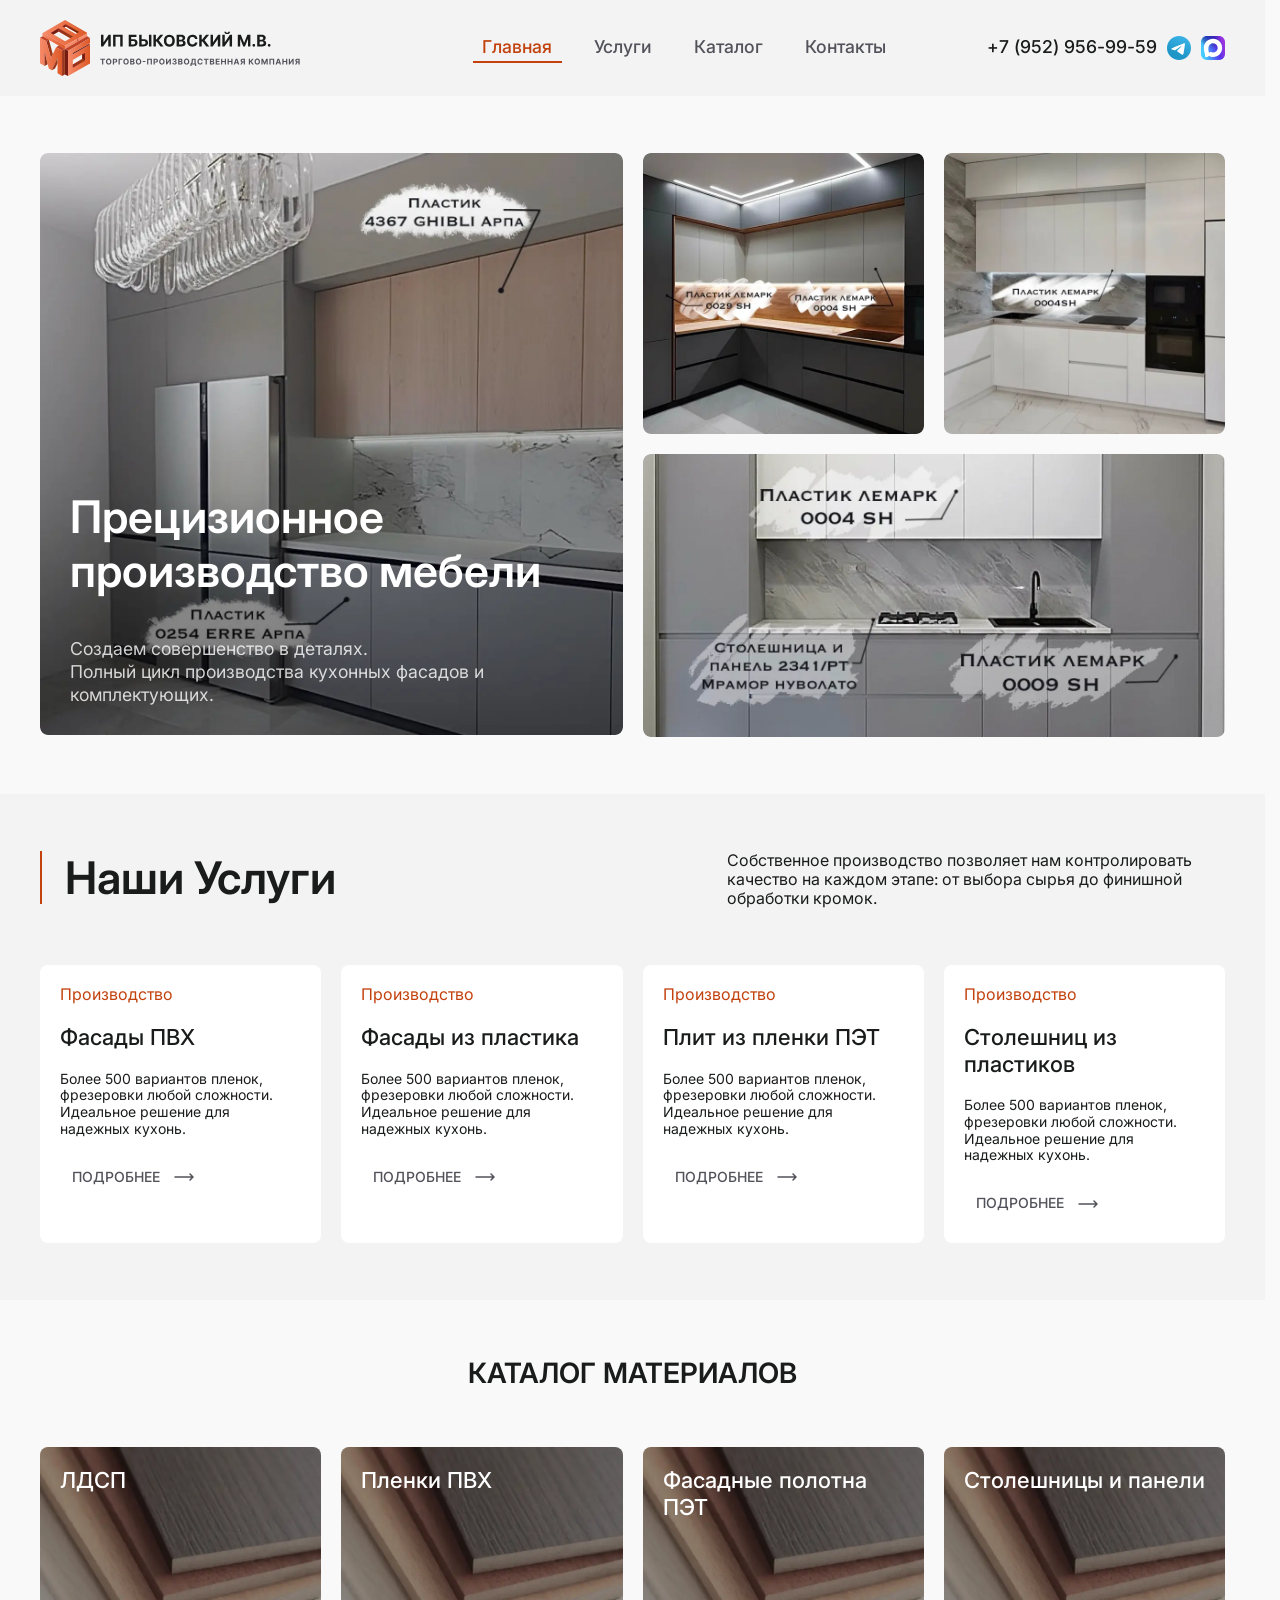
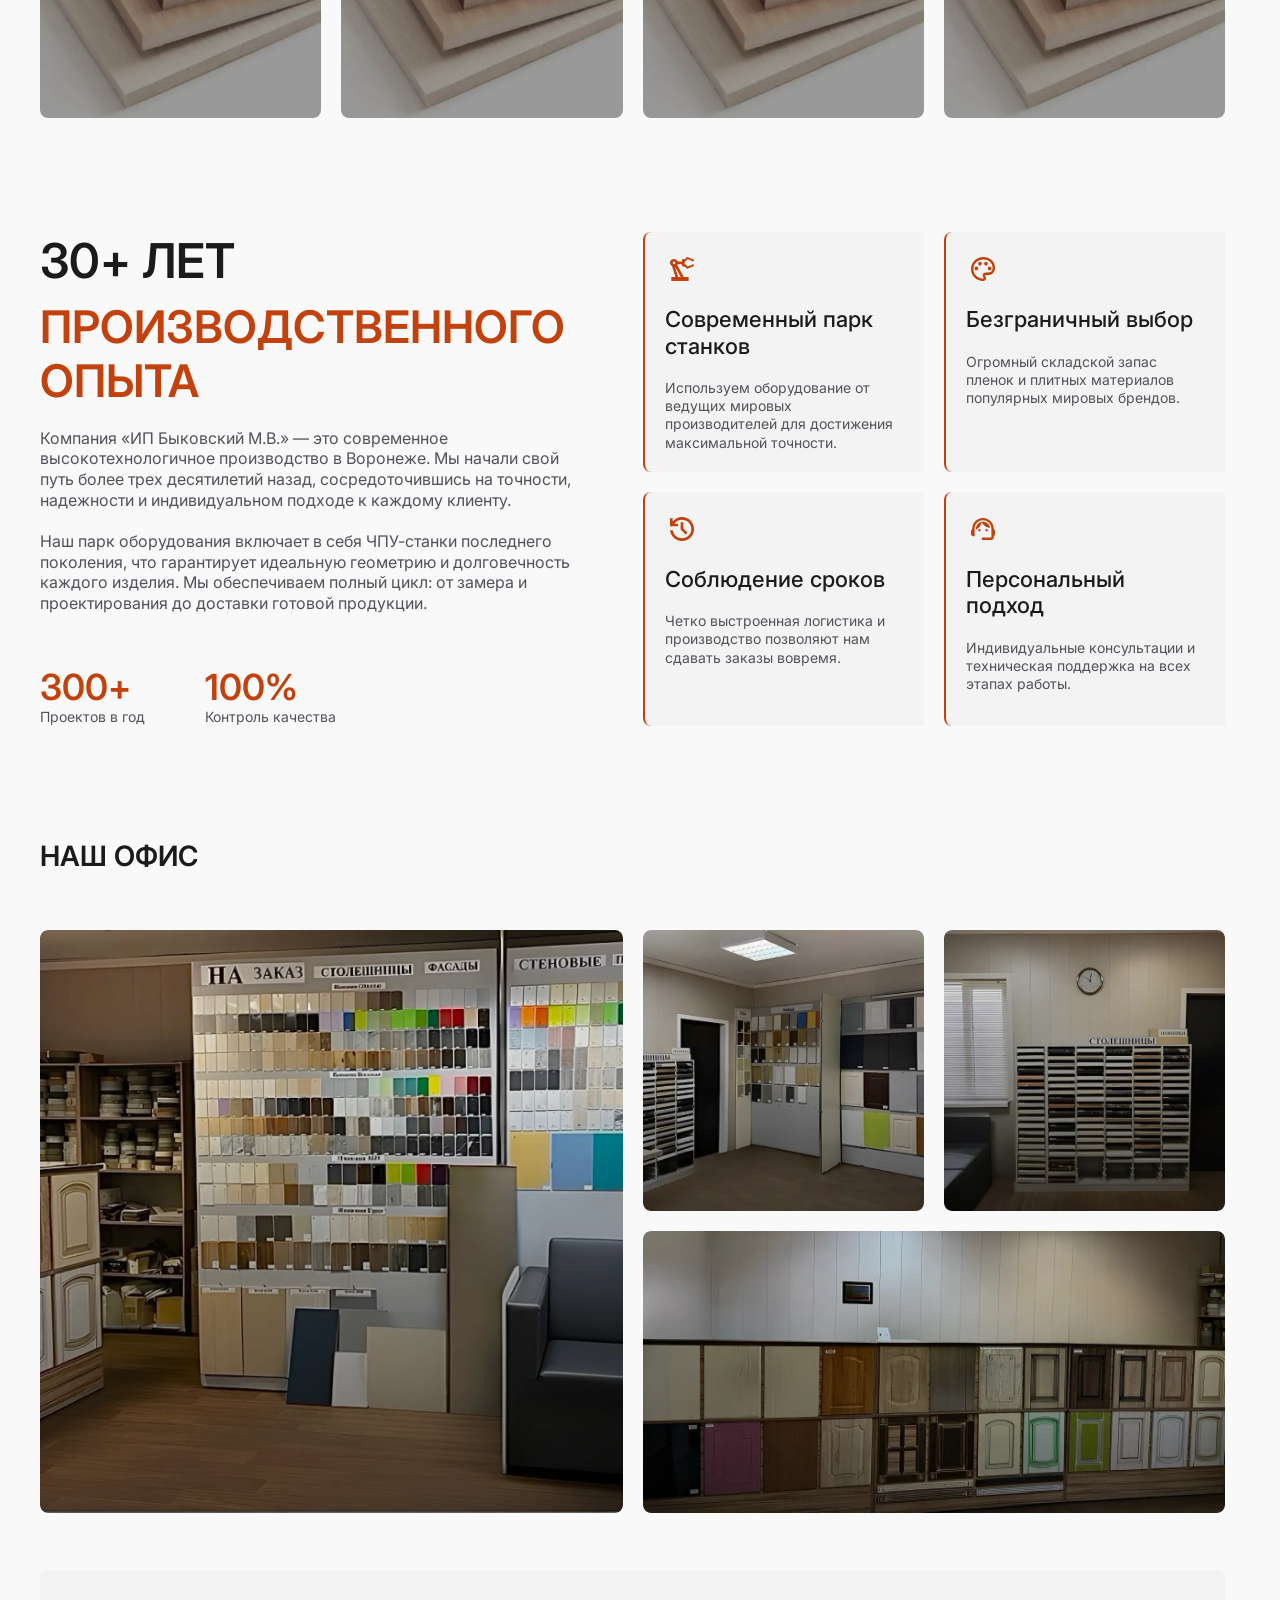
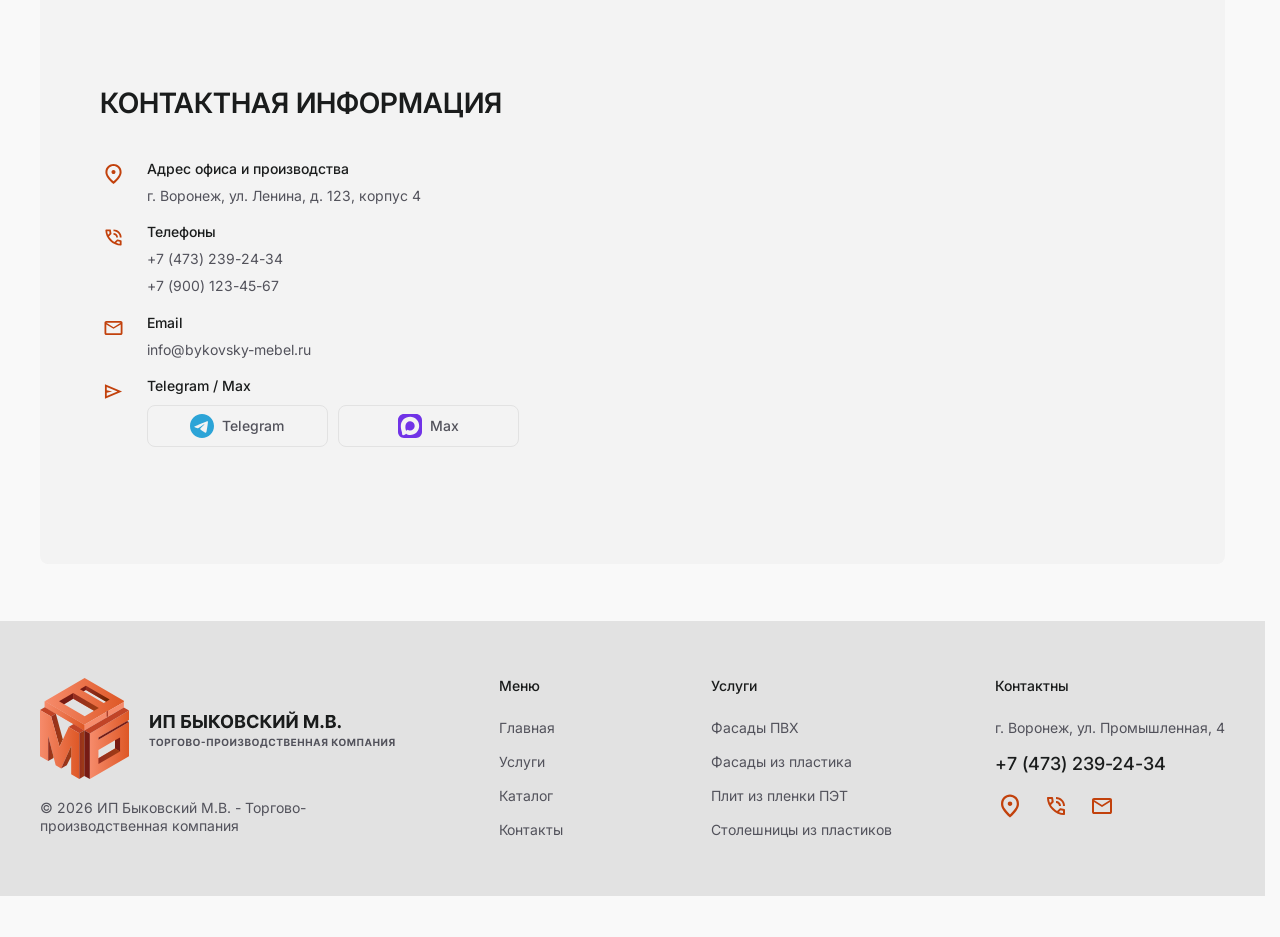
<file: index.html>
<!DOCTYPE html>
<html lang="en">
<head>
	<meta charset="UTF-8">
	<meta http-equiv="X-UA-Compatible" content="IE=edge">
	<meta name="viewport" content="width=device-width, initial-scale=1.0">
	<title>Document</title>
	<!-- <link rel="shortcut icon" href="favicon.ico" type="image/x-icon"> -->
	<link rel="stylesheet" href="css/style.min.css">
</head>

<body>
	<header class="header">
		<div class="container">
			<div class="header__inner">
                <div class="header__logo">
                    <a href="/">
                        <picture>
                            <source srcset="images/logo-small.svg" media="(max-width: 1270px)" />
                            <img src="images/logo.svg" alt="" />
                        </picture>
                    </a>
                </div>

                <nav class="header__menu">
                    <ul>
                        <li class="current-menu-item">
                            <a href="#">
                                Главная
                            </a>
                        </li>

                        <li>
                            <a href="#">
                                Услуги
                            </a>
                        </li>

                        <li>
                            <a href="#">
                                Каталог
                            </a>
                        </li>

                        <li>
                            <a href="#">
                                Контакты
                            </a>
                        </li>
                    </ul>
                </nav>

                <div class="header__info">
                    <a href="tel:" class="header__call">
                        +7 (952) 956-99-59
                    </a>

                    <ul class="header__messenger">
                        <li>
                            <a href="#">
                                <img src="images/icons/tg.svg" alt="">
                            </a>
                        </li>

                        <li>
                            <a href="#">
                                <img src="images/icons/max.svg" alt="">
                            </a>
                        </li>
                    </ul>
                </div>

                <button class="header__menu-btn">
                    <svg width="30" height="30" viewBox="0 0 30 30" fill="none" xmlns="http://www.w3.org/2000/svg">
                        <path d="M23 10L7 10" stroke="#1C274C" stroke-width="1.5" stroke-linecap="round" />
                        <path d="M23 15L7 15" stroke="#1C274C" stroke-width="1.5" stroke-linecap="round" />
                        <path d="M23 20L7 20" stroke="#1C274C" stroke-width="1.5" stroke-linecap="round" />
                    </svg>
                </button>
			</div>
		</div>
	</header>

    <div class="mobile-menu">
        <div class="container">
            <div class="mobile-menu__inner">
                <nav class="header__menu">
                    <ul>
                        <li class="current-menu-item">
                            <a href="#">
                                Главная
                            </a>
                        </li>

                        <li>
                            <a href="#">
                                Услуги
                            </a>
                        </li>

                        <li>
                            <a href="#">
                                Каталог
                            </a>
                        </li>

                        <li>
                            <a href="#">
                                Контакты
                            </a>
                        </li>
                    </ul>
                </nav>

                <div class="header__info">
                    <a href="tel:" class="header__call">
                        +7 (952) 956-99-59
                    </a>

                    <ul class="header__messenger">
                        <li>
                            <a href="#">
                                <img src="images/icons/tg.svg" alt="">
                            </a>
                        </li>

                        <li>
                            <a href="#">
                                <img src="images/icons/max.svg" alt="">
                            </a>
                        </li>
                    </ul>
                </div>
            </div>
        </div>
    </div>

    <ul class="mobile-messenger-widget">
        <li>
            <a href="tel:">
                <img src="images/icons/call.svg" alt="">
            </a>
        </li>

        <li>
            <a href="#">
               <img src="images/icons/tg.svg" alt="">
            </a>
        </li>

        <li>
            <a href="#">
                <img src="images/icons/max.svg" alt="">
            </a>
        </li>
    </ul>

	<main>
        <section class="hero section-padding">
            <div class="container">
                <div class="hero__inner">
                    <div class="hero__main">
                        <img src="images/hero-main.webp" alt="">

                        <div class="hero__content">
                            <h1 class="hero__title h2-text">
                                Прецизионное производство мебели
                            </h1>

                            <div class="hero__dscr">
                                Создаем совершенство в деталях.<br>
                                Полный цикл производства кухонных фасадов и комплектующих.
                            </div>
                        </div>
                    </div>

                    <div class="hero__imgs">
                        <img src="images/hero-2.webp" alt="">

                        <img src="images/hero-3.webp" alt="">
                        
                        <img src="images/hero-4.webp" alt="">
                    </div>
                </div>

                <div class="hero__mobile">
                    <div class="swiper">
                        <div class="swiper-wrapper">
                            <div class="swiper-slide">
                                <div class="hero__mobile-item">
                                    <div class="hero__main">
                                        <img src="images/hero-main.webp" alt="">
    
                                        <div class="hero__content">
                                            <h1 class="hero__title h2-text">
                                                Прецизионное производство мебели
                                            </h1>
    
                                            <div class="hero__dscr">
                                                Создаем совершенство в деталях.<br>
                                                Полный цикл производства кухонных фасадов и комплектующих.
                                            </div>
                                        </div>
                                    </div>
                                </div>
                            </div>

                            <div class="swiper-slide">
                                <div class="hero__mobile-item">
                                    <img src="images/hero-2.webp" alt="">
                                </div>
                            </div>

                            <div class="swiper-slide">
                                <div class="hero__mobile-item">
                                    <img src="images/hero-3.webp" alt="">
                                </div>
                            </div>

                            <div class="swiper-slide">
                                <div class="hero__mobile-item">
                                    <img src="images/hero-4.webp" alt="">
                                </div>
                            </div>
                        </div>

                        <div class="swiper-pagination"></div>
                    </div>
                </div>
            </div>
        </section>

        <section class="services section-padding">
            <div class="container">
                <div class="services__inner">
                    <div class="services__top">
                        <h2 class="services__title h2-text">
                            Наши Услуги
                        </h2>

                        <div class="services__dscr">
                            <p>Собственное производство позволяет нам контролировать качество на каждом этапе: от выбора сырья до финишной обработки кромок.</p>
                        </div>
                    </div>

                    <div class="services__items">
                        <div class="services__item">
                            <span class="services__item-tag">
                                Производство
                            </span>

                            <h4 class="services__item-title h4-text">
                                <a href="#" class="services__item-link-main">
                                    Фасады ПВХ
                                </a>
                            </h4>

                            <div class="services__item-dscr">
                                Более 500 вариантов пленок, фрезеровки любой сложности. Идеальное решение для надежных кухонь.
                            </div>

                            <button type="button" class="services__item-btn">
                                ПОДРОБНЕЕ

                                <svg width="24" height="24" viewBox="0 0 24 24" fill="none" xmlns="http://www.w3.org/2000/svg">
                                    <path d="M17.4697 9.53033C17.1768 9.23744 17.1768 8.76256 17.4697 8.46967C17.7626 8.17678 18.2374 8.17678 18.5303 8.46967L21.5283 11.4676C21.535 11.4743 21.5416 11.4811 21.5481 11.4881C21.6733 11.6221 21.75 11.8021 21.75 12C21.75 12.1006 21.7302 12.1966 21.6943 12.2842C21.6577 12.3738 21.603 12.4577 21.5303 12.5303L18.5303 15.5303C18.2374 15.8232 17.7626 15.8232 17.4697 15.5303C17.1768 15.2374 17.1768 14.7626 17.4697 14.4697L19.1893 12.75H3C2.58579 12.75 2.25 12.4142 2.25 12C2.25 11.5858 2.58579 11.25 3 11.25H19.1893L17.4697 9.53033Z" fill="#52525B" />
                                </svg>
                            </button>
                        </div>

                        <div class="services__item">
                            <span class="services__item-tag">
                                Производство
                            </span>

                            <h4 class="services__item-title h4-text">
                                <a href="#" class="services__item-link-main">
                                    Фасады из пластика
                                </a>
                            </h4>

                            <div class="services__item-dscr">
                                Более 500 вариантов пленок, фрезеровки любой сложности. Идеальное решение для надежных кухонь.
                            </div>

                            <button type="button" class="services__item-btn">
                                ПОДРОБНЕЕ

                                <svg width="24" height="24" viewBox="0 0 24 24" fill="none" xmlns="http://www.w3.org/2000/svg">
                                    <path d="M17.4697 9.53033C17.1768 9.23744 17.1768 8.76256 17.4697 8.46967C17.7626 8.17678 18.2374 8.17678 18.5303 8.46967L21.5283 11.4676C21.535 11.4743 21.5416 11.4811 21.5481 11.4881C21.6733 11.6221 21.75 11.8021 21.75 12C21.75 12.1006 21.7302 12.1966 21.6943 12.2842C21.6577 12.3738 21.603 12.4577 21.5303 12.5303L18.5303 15.5303C18.2374 15.8232 17.7626 15.8232 17.4697 15.5303C17.1768 15.2374 17.1768 14.7626 17.4697 14.4697L19.1893 12.75H3C2.58579 12.75 2.25 12.4142 2.25 12C2.25 11.5858 2.58579 11.25 3 11.25H19.1893L17.4697 9.53033Z" fill="#52525B" />
                                </svg>
                            </button>
                        </div>

                        <div class="services__item">
                            <span class="services__item-tag">
                                Производство
                            </span>

                            <h4 class="services__item-title h4-text">
                                <a href="#" class="services__item-link-main">
                                    Плит из пленки ПЭТ
                                </a>
                            </h4>

                            <div class="services__item-dscr">
                                Более 500 вариантов пленок, фрезеровки любой сложности. Идеальное решение для надежных кухонь.
                            </div>

                            <button type="button" class="services__item-btn">
                                ПОДРОБНЕЕ

                                <svg width="24" height="24" viewBox="0 0 24 24" fill="none" xmlns="http://www.w3.org/2000/svg">
                                    <path d="M17.4697 9.53033C17.1768 9.23744 17.1768 8.76256 17.4697 8.46967C17.7626 8.17678 18.2374 8.17678 18.5303 8.46967L21.5283 11.4676C21.535 11.4743 21.5416 11.4811 21.5481 11.4881C21.6733 11.6221 21.75 11.8021 21.75 12C21.75 12.1006 21.7302 12.1966 21.6943 12.2842C21.6577 12.3738 21.603 12.4577 21.5303 12.5303L18.5303 15.5303C18.2374 15.8232 17.7626 15.8232 17.4697 15.5303C17.1768 15.2374 17.1768 14.7626 17.4697 14.4697L19.1893 12.75H3C2.58579 12.75 2.25 12.4142 2.25 12C2.25 11.5858 2.58579 11.25 3 11.25H19.1893L17.4697 9.53033Z" fill="#52525B" />
                                </svg>
                            </button>
                        </div>

                        <div class="services__item">
                            <span class="services__item-tag">
                                Производство
                            </span>

                            <h4 class="services__item-title h4-text">
                                <a href="#" class="services__item-link-main">
                                    Столешниц из пластиков
                                </a>
                            </h4>

                            <div class="services__item-dscr">
                                Более 500 вариантов пленок, фрезеровки любой сложности. Идеальное решение для надежных кухонь.
                            </div>

                            <button type="button" class="services__item-btn">
                                ПОДРОБНЕЕ

                                <svg width="24" height="24" viewBox="0 0 24 24" fill="none" xmlns="http://www.w3.org/2000/svg">
                                    <path d="M17.4697 9.53033C17.1768 9.23744 17.1768 8.76256 17.4697 8.46967C17.7626 8.17678 18.2374 8.17678 18.5303 8.46967L21.5283 11.4676C21.535 11.4743 21.5416 11.4811 21.5481 11.4881C21.6733 11.6221 21.75 11.8021 21.75 12C21.75 12.1006 21.7302 12.1966 21.6943 12.2842C21.6577 12.3738 21.603 12.4577 21.5303 12.5303L18.5303 15.5303C18.2374 15.8232 17.7626 15.8232 17.4697 15.5303C17.1768 15.2374 17.1768 14.7626 17.4697 14.4697L19.1893 12.75H3C2.58579 12.75 2.25 12.4142 2.25 12C2.25 11.5858 2.58579 11.25 3 11.25H19.1893L17.4697 9.53033Z" fill="#52525B" />
                                </svg>
                            </button>
                        </div>
                    </div>
                </div>
            </div>
        </section>

        <section class="catalog-front section-padding">
            <div class="container">
                <div class="catalog-front__inner">
                    <h3 class="catalog-front__title h3-text">
                        Каталог материалов
                    </h3>

                    <div class="catalog-front__items">
                        <div class="catalog-front__item">
                            <div class="catalog-front__item-body">
                                <h4 class="catalog-front__item-title h4-text">
                                    <a href="#" class="catalog-front__item-link-main">
                                        ЛДСП
                                    </a>
                                </h4>
                            </div>

                            <img src="images/catalog-front-1.webp" alt="" class="catalog-front__item-img">
                        </div>

                        <div class="catalog-front__item">
                            <div class="catalog-front__item-body">
                                <h4 class="catalog-front__item-title h4-text">
                                    <a href="#" class="catalog-front__item-link-main">
                                        Пленки ПВХ
                                    </a>
                                </h4>
                            </div>

                            <img src="images/catalog-front-1.webp" alt="" class="catalog-front__item-img">
                        </div>

                        <div class="catalog-front__item">
                            <div class="catalog-front__item-body">
                                <h4 class="catalog-front__item-title h4-text">
                                    <a href="#" class="catalog-front__item-link-main">
                                        Фасадные полотна ПЭТ
                                    </a>
                                </h4>
                            </div>

                            <img src="images/catalog-front-1.webp" alt="" class="catalog-front__item-img">
                        </div>

                        <div class="catalog-front__item">
                            <div class="catalog-front__item-body">
                                <h4 class="catalog-front__item-title h4-text">
                                    <a href="#" class="catalog-front__item-link-main">
                                        Столешницы и панели
                                    </a>
                                </h4>
                            </div>

                            <img src="images/catalog-front-1.webp" alt="" class="catalog-front__item-img">
                        </div>
                    </div>
                </div>
            </div>
        </section>

        <section class="about-us section-padding">
            <div class="container">
                <div class="about-us__inner">
                    <div class="about-us__body">
                        <h2 class="about-us__title">
                            30+ ЛЕТ
                            <strong>
                                ПРОИЗВОДСТВЕННОГО ОПЫТА
                            </strong>
                        </h2>

                        <div class="about-us__dscr">
                            <p>
                                Компания «ИП Быковский М.В.» — это современное высокотехнологичное производство в Воронеже. Мы начали свой путь более трех десятилетий назад, сосредоточившись на точности, надежности и индивидуальном подходе к каждому клиенту.
                            </p>

                            <p>
                                Наш парк оборудования включает в себя ЧПУ-станки последнего поколения, что гарантирует идеальную геометрию и долговечность каждого изделия. Мы обеспечиваем полный цикл: от замера и проектирования до доставки готовой продукции.
                            </p>
                        </div>

                        <div class="about-us__benefits">
                            <div class="about-us__benefits-item">
                                <strong class="about-us__benefits-item-title">
                                    300+
                                </strong>

                                <div class="about-us__benefits-item-dscr">
                                    Проектов в год
                                </div>
                            </div>

                            <div class="about-us__benefits-item">
                                <strong class="about-us__benefits-item-title">
                                    100%
                                </strong>

                                <div class="about-us__benefits-item-dscr">
                                    Контроль качества
                                </div>
                            </div>
                        </div>
                    </div>

                    <div class="about-us__items">
                        <div class="about-us__item">
                            <img src="images/icons/about-us__item-1.svg" alt="" class="about-us__item-icon">

                            <h4 class="about-us__item-title h4-text">
                                Современный парк станков
                            </h4>

                            <div class="about-us__item-dscr">
                                Используем оборудование от ведущих мировых производителей для достижения максимальной точности.
                            </div>
                        </div>

                        <div class="about-us__item">
                            <img src="images/icons/about-us__item-2.svg" alt="" class="about-us__item-icon">

                            <h4 class="about-us__item-title h4-text">
                                Безграничный выбор
                            </h4>

                            <div class="about-us__item-dscr">
                                Огромный складской запас пленок и плитных материалов популярных мировых брендов.
                            </div>
                        </div>

                        <div class="about-us__item">
                            <img src="images/icons/about-us__item-3.svg" alt="" class="about-us__item-icon">

                            <h4 class="about-us__item-title h4-text">
                                Соблюдение сроков
                            </h4>

                            <div class="about-us__item-dscr">
                                Четко выстроенная логистика и производство позволяют нам сдавать заказы вовремя.
                            </div>
                        </div>

                        <div class="about-us__item">
                            <img src="images/icons/about-us__item-4.svg" alt="" class="about-us__item-icon">

                            <h4 class="about-us__item-title h4-text">
                                Персональный подход
                            </h4>

                            <div class="about-us__item-dscr">
                                Индивидуальные консультации и техническая поддержка на всех этапах работы.
                            </div>
                        </div>
                    </div>
                </div>
            </div>
        </section>

        <section class="office-gallery section-padding">
            <div class="container">
                <h3 class="office-gallery__title h3-text">
                    Наш офис
                </h3>

                <div class="office-gallery__inner">
                    <div class="office-gallery__img-main">
                        <a href="images/office-gallery-1.webp" class="glightbox" data-gallery="office-gallery">
                            <img src="images/office-gallery-1.webp" alt="">
                        </a>
                    </div>

                    <div class="office-gallery__imgs">
                        <a href="images/office-gallery-2.webp" class="glightbox" data-gallery="office-gallery">
                            <img src="images/office-gallery-2.webp" alt="">
                        </a>

                        <a href="images/office-gallery-3.webp" class="glightbox" data-gallery="office-gallery">
                            <img src="images/office-gallery-3.webp" alt="">
                        </a>

                        <a href="images/office-gallery-4.webp" class="glightbox" data-gallery="office-gallery">
                            <img src="images/office-gallery-4.webp" alt="">
                        </a>
                    </div>
                </div>
            </div>
        </section>

        <section class="contacts section-padding pt-0">
            <div class="container">
                <div class="contacts__inner section-padding">
                    <div class="contacts__body">
                        <h3 class="contacts__title h3-text">
                            КОНТАКТНАЯ ИНФОРМАЦИЯ
                        </h3>

                        <div class="contacts__items">
                            <div class="contacts__item">
                                <img src="images/icons/loc.svg" alt="">

                                <div class="contacts__item-body">
                                    <h5 class="contacts__item-title">
                                        Адрес офиса и производства
                                    </h5>

                                    <div class="contacts__item-content">
                                        г. Воронеж, ул. Ленина, д. 123, корпус 4
                                    </div>
                                </div>
                            </div>

                            <div class="contacts__item">
                                <img src="images/icons/phone.svg" alt="">

                                <div class="contacts__item-body">
                                    <h5 class="contacts__item-title">
                                        Телефоны
                                    </h5>

                                    <div class="contacts__item-content">
                                        <a href="tel:">
                                            +7 (473) 239-24-34
                                        </a>

                                        <a href="tel:">
                                            +7 (900) 123-45-67
                                        </a>
                                    </div>
                                </div>
                            </div>

                            <div class="contacts__item">
                                <img src="images/icons/email.svg" alt="">

                                <div class="contacts__item-body">
                                    <h5 class="contacts__item-title">
                                        Email
                                    </h5>

                                    <div class="contacts__item-content">
                                        <a href="mailto:">
                                            info@bykovsky-mebel.ru
                                        </a>
                                    </div>
                                </div>
                            </div>

                            <div class="contacts__item">
                                <img src="images/icons/chats.svg" alt="">

                                <div class="contacts__item-body">
                                    <h5 class="contacts__item-title">
                                        Telegram / Max
                                    </h5>

                                    <div class="contacts__item-content">
                                        <div class="contacts__item-btns">
                                            <a href="#" class="contacts__item-btn">
                                                <svg width="24" height="24" viewBox="0 0 24 24" fill="none" xmlns="http://www.w3.org/2000/svg">
                                                    <path fill-rule="evenodd" clip-rule="evenodd" d="M24 12C24 18.6274 18.6274 24 12 24C5.3726 24 0 18.6274 0 12C0 5.3726 5.3726 0 12 0C18.6274 0 24 5.3726 24 12ZM8.03575 10.9008C6.83365 11.4256 5.59855 11.9649 4.46913 12.587C3.87939 13.0188 4.66319 13.3243 5.39855 13.6108C5.51545 13.6563 5.6311 13.7014 5.73985 13.7464C5.83035 13.7742 5.92235 13.8035 6.0156 13.8332C6.83345 14.0938 7.74535 14.3843 8.53935 13.9473C9.84365 13.198 11.0745 12.3318 12.3045 11.4662C12.7074 11.1826 13.1103 10.8992 13.5156 10.6199C13.5346 10.6077 13.556 10.5938 13.5794 10.5786C13.9247 10.3548 14.7012 9.85145 14.4139 10.545C13.7347 11.2878 13.0072 11.9454 12.2757 12.6065C11.7827 13.0521 11.288 13.4993 10.805 13.9753C10.3843 14.3171 9.94745 15.0044 10.4185 15.483C11.5034 16.2425 12.6054 16.9836 13.7066 17.7243C14.065 17.9653 14.4233 18.2064 14.7809 18.448C15.387 18.9319 16.3343 18.5404 16.4675 17.7843C16.5268 17.4364 16.5863 17.0886 16.6458 16.7407C16.9746 14.8184 17.3034 12.8954 17.594 10.9668C17.6335 10.6642 17.6782 10.3617 17.723 10.059C17.8316 9.3255 17.9403 8.59105 17.9743 7.85355C17.8868 7.11755 16.9943 7.2794 16.4977 7.4449C13.9451 8.4162 11.418 9.4595 8.90095 10.5212C8.6158 10.6475 8.32675 10.7737 8.03575 10.9008Z" fill="#2CA4D7" />
                                                </svg>
                                                Telegram
                                            </a>

                                            <a href="#" class="contacts__item-btn">
                                                <svg width="24" height="24" viewBox="0 0 24 24" fill="none" xmlns="http://www.w3.org/2000/svg">
                                                    <path d="M12.2715 7.36182V7.36621C14.8224 7.51232 16.7862 9.67486 16.6865 12.228C16.5153 14.7758 14.3357 16.7174 11.7852 16.5947C10.9868 16.5307 10.2195 16.2574 9.56055 15.8022C9.16198 16.2008 8.52211 16.7176 8.26807 16.6562C7.73812 16.5157 7.11642 13.8221 7.4668 11.6104C7.89167 8.93863 9.80999 7.23483 12.2715 7.36182Z" fill="#7133E7" />
                                                    <path fill-rule="evenodd" clip-rule="evenodd" d="M18.0078 0C21.3172 8.45234e-05 23.9999 2.68283 24 5.99219V18.0078C23.9999 21.3172 21.3172 23.9999 18.0078 24H5.99219C2.68283 23.9999 8.45255e-05 21.3172 0 18.0078V5.99219C8.45233e-05 2.68283 2.68283 8.45255e-05 5.99219 0H18.0078ZM12.1489 2.86816C7.09445 2.86816 2.82812 6.77949 2.82812 11.9785C2.82815 14.1551 3.23119 15.6574 3.58594 17.0063C3.88378 18.1013 4.14648 19.1046 4.14648 20.2915C4.27351 21.8726 7.18594 20.9486 8.10596 19.7661C9.56009 20.8173 10.3971 21.0801 12.1973 21.0801C17.1734 21.0534 21.1884 17.0026 21.1714 12.0264C21.1713 6.97198 17.2077 2.86819 12.1489 2.86816Z" fill="#7133E7" />
                                                </svg>
                                                Max
                                            </a>
                                        </div>
                                    </div>
                                </div>
                            </div>
                        </div>
                    </div>

                    <div class="contacts__map">
                        <iframe src="https://yandex.ru/map-widget/v1/?um=constructor%3A5c5c479447d04800293dd2a21887da62cd662facaa02756b880a11d6fbd29d8d&amp;source=constructor" width="500" height="400" frameborder="0"></iframe>
                    </div>
                </div>
            </div>
        </section>
	</main>

	<footer class="footer section-padding">
		<div class="container">
			<div class="footer__inner">
                <div class="footer__logo">
                    <img src="images/logo.svg" alt="">

                    <div class="footer__about">
                        <p>
                            © 2026 ИП Быковский М.В. - Торгово-производственная компания
                        </p>
                    </div>
                </div>

                <div class="footer__menu">
                    <div class="footer__menu-item">
                        <h5 class="footer__menu-item-title">
                            Меню
                        </h5>

                        <nav class="menu">
                            <ul>
                                <li>
                                    <a href="#">
                                        Главная
                                    </a>
                                </li>

                                <li>
                                    <a href="#">
                                        Услуги
                                    </a>
                                </li>

                                <li>
                                    <a href="#">
                                        Каталог
                                    </a>
                                </li>

                                <li>
                                    <a href="#">
                                        Контакты
                                    </a>
                                </li>
                            </ul>
                        </nav>
                    </div>

                    <div class="footer__menu-item">
                        <h5 class="footer__menu-item-title">
                            Услуги
                        </h5>

                        <nav class="menu">
                            <ul>
                                <li>
                                    <a href="#">
                                        Фасады ПВХ
                                    </a>
                                </li>

                                <li>
                                    <a href="#">
                                        Фасады из пластика
                                    </a>
                                </li>

                                <li>
                                    <a href="#">
                                        Плит из пленки ПЭТ
                                    </a>
                                </li>

                                <li>
                                    <a href="#">
                                        Столешницы из пластиков
                                    </a>
                                </li>
                            </ul>
                        </nav>
                    </div>
                </div>

                <div class="footer__contacts">
                    <h5 class="footer__contacts-title">
                        Контактны
                    </h5>

                    <div class="footer__contacts-body">
                        <div class="footer__address">
                            г. Воронеж, ул. Промышленная, 4
                        </div>
    
                        <a href="tel:" class="footer__call">
                            +7 (473) 239-24-34
                        </a>
    
                        <ul class="footer__contacts-nav">
                            <li>
                                <a href="#">
                                    <img src="images/icons/loc.svg" alt="">
                                </a>
                            </li>
    
                            <li>
                                <a href="#">
                                    <img src="images/icons/phone.svg" alt="">
                                </a>
                            </li>
    
                            <li>
                                <a href="#">
                                    <img src="images/icons/email.svg" alt="">
                                </a>
                            </li>
                        </ul>
                    </div>
                </div>
			</div>
		</div>
	</footer>

	<script src="js/glightbox.min.js"></script>
	<script src="js/swiper-bundle.min.js"></script>
	<script src="js/app.js"></script>
</body>
</html>
</file>
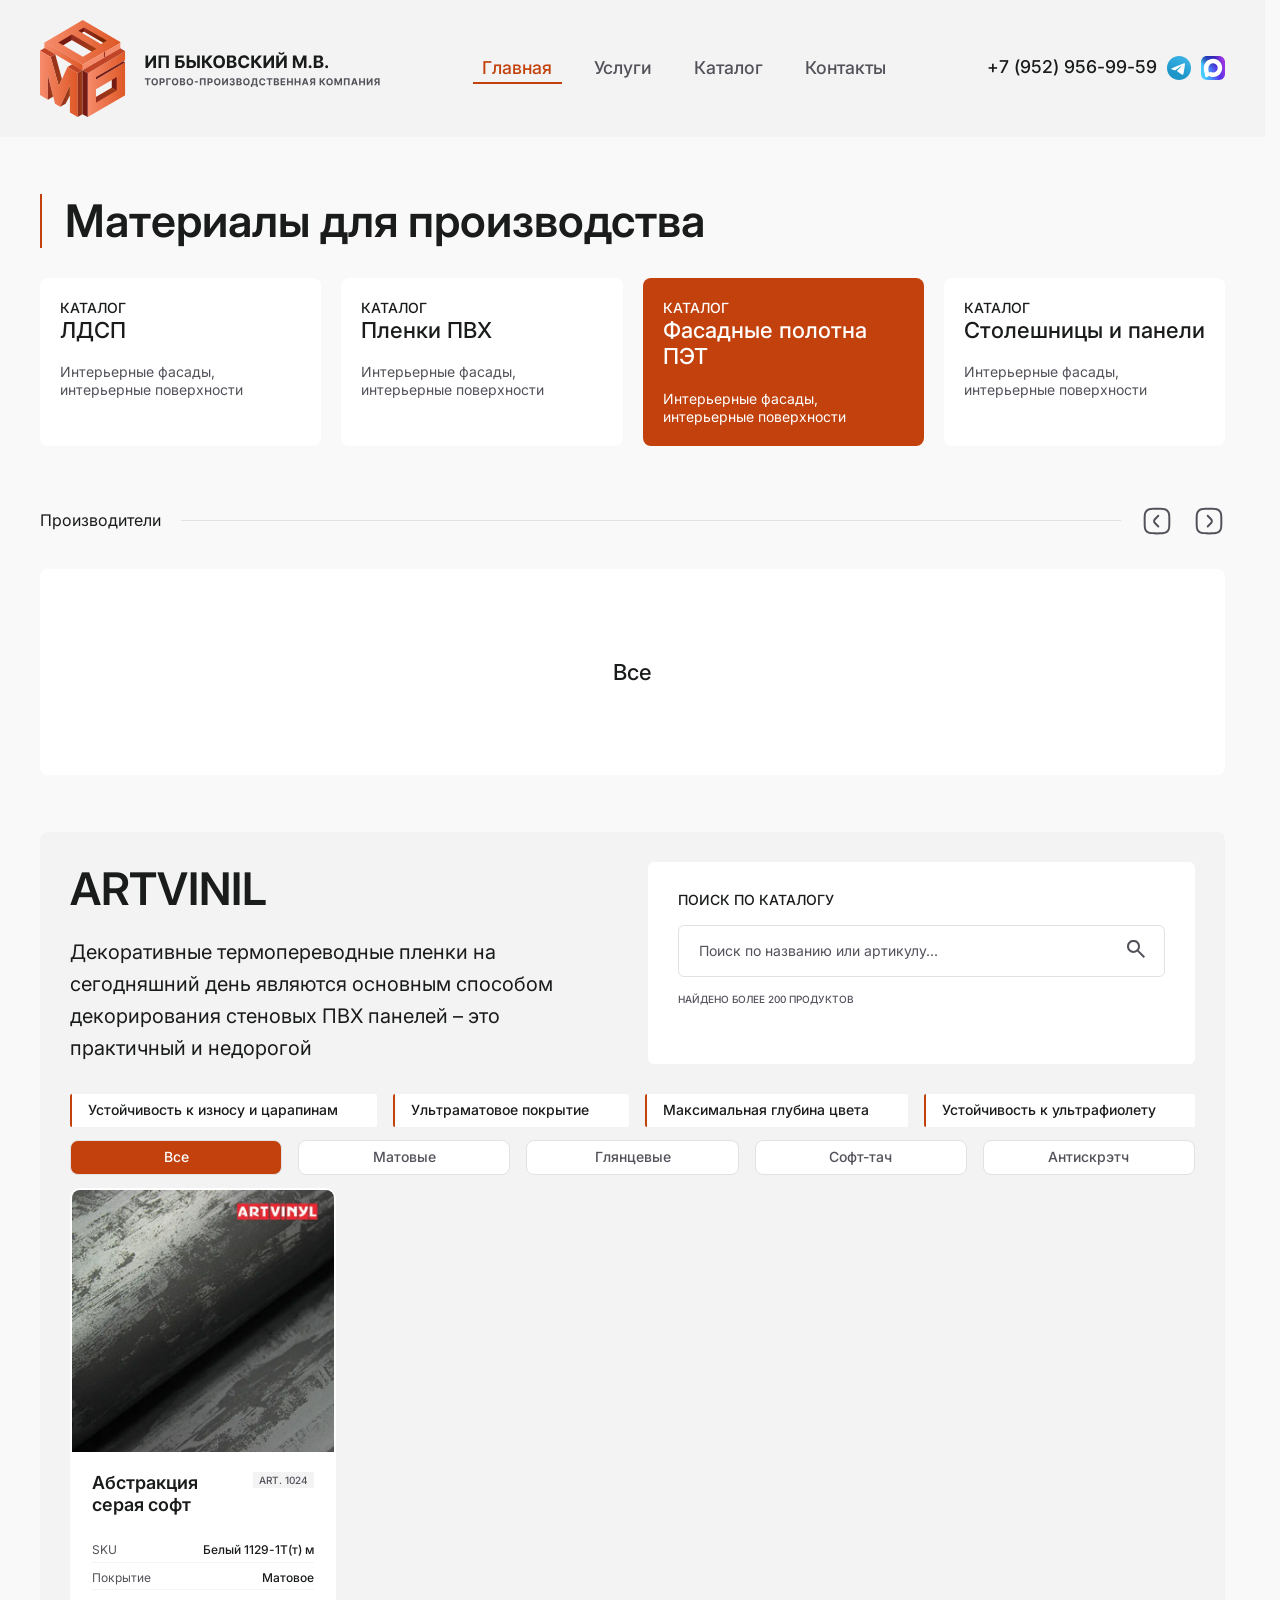
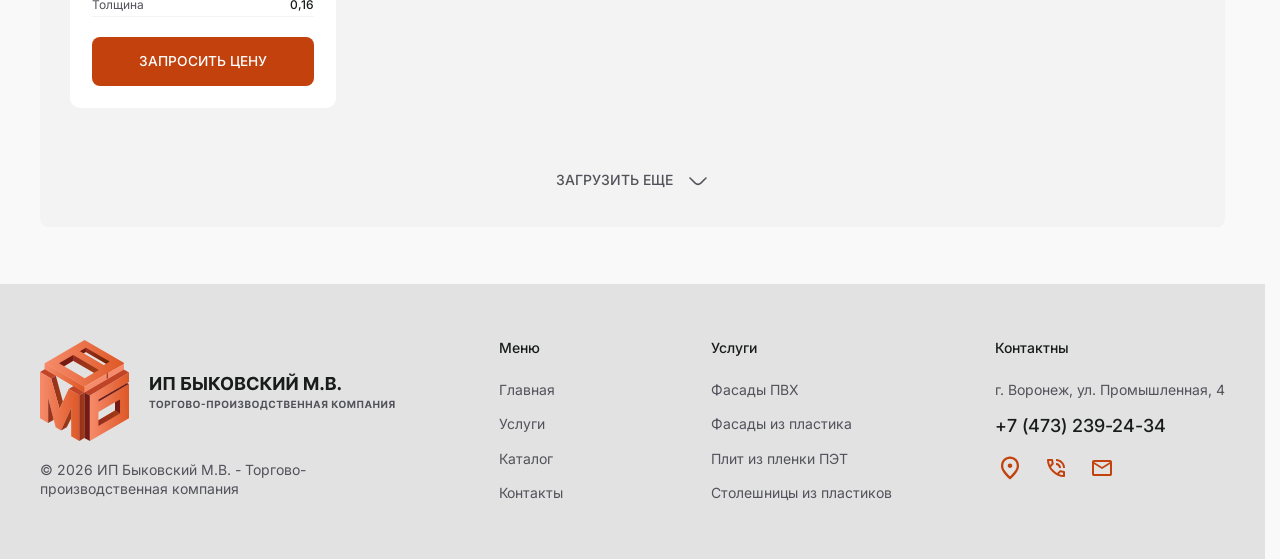
<file: catalog.html>
<!DOCTYPE html>
<html lang="en">
<head>
	<meta charset="UTF-8">
	<meta http-equiv="X-UA-Compatible" content="IE=edge">
	<meta name="viewport" content="width=device-width, initial-scale=1.0">
	<title>Document</title>
	<!-- <link rel="shortcut icon" href="favicon.ico" type="image/x-icon"> -->
	<link rel="stylesheet" href="css/style.min.css">
</head>

<body>
	<header class="header">
		<div class="container">
			<div class="header__inner">
                <div class="header__logo">
                    <a href="/">
                        <picture>
                            <source srcset="images/logo-small.svg" media="(max-width: 1270px)" />
                            <img src="images/logo.svg" alt="" />
                        </picture>
                    </a>
                </div>

                <nav class="header__menu">
                    <ul>
                        <li class="current-menu-item">
                            <a href="#">
                                Главная
                            </a>
                        </li>

                        <li>
                            <a href="#">
                                Услуги
                            </a>
                        </li>

                        <li>
                            <a href="#">
                                Каталог
                            </a>
                        </li>

                        <li>
                            <a href="#">
                                Контакты
                            </a>
                        </li>
                    </ul>
                </nav>

                <div class="header__info">
                    <a href="tel:" class="header__call">
                        +7 (952) 956-99-59
                    </a>

                    <ul class="header__messenger">
                        <li>
                            <a href="#">
                                <img src="images/icons/tg.svg" alt="">
                            </a>
                        </li>

                        <li>
                            <a href="#">
                                <img src="images/icons/max.svg" alt="">
                            </a>
                        </li>
                    </ul>
                </div>

                <button class="header__menu-btn">
                    <svg width="30" height="30" viewBox="0 0 30 30" fill="none" xmlns="http://www.w3.org/2000/svg">
                        <path d="M23 10L7 10" stroke="#1C274C" stroke-width="1.5" stroke-linecap="round" />
                        <path d="M23 15L7 15" stroke="#1C274C" stroke-width="1.5" stroke-linecap="round" />
                        <path d="M23 20L7 20" stroke="#1C274C" stroke-width="1.5" stroke-linecap="round" />
                    </svg>
                </button>
			</div>
		</div>
	</header>

	<main>
        <section class="catalog section-padding">
            <div class="container">
                <div class="catalog__inner">
                    <h2 class="catalog__title h2-text">
                        Материалы для производства
                    </h2>

                    <div class="catalog__items">
                        <div class="catalog__item">
                            <div class="catalog__item-top">
                                <span class="catalog__item-tag">
                                    Каталог
                                </span>
    
                                <h4 class="catalog__item-title">
                                    <a href="#" class="catalog__item-link-main">
                                        ЛДСП
                                    </a>
                                </h4>
                            </div>

                            <div class="catalog__item-dscr">
                                Интерьерные фасады, интерьерные поверхности
                            </div>
                        </div>

                        <div class="catalog__item">
                            <div class="catalog__item-top">
                                <span class="catalog__item-tag">
                                    Каталог
                                </span>
    
                                <h4 class="catalog__item-title">
                                    <a href="#" class="catalog__item-link-main">
                                        Пленки ПВХ
                                    </a>
                                </h4>
                            </div>

                            <div class="catalog__item-dscr">
                                Интерьерные фасады, интерьерные поверхности
                            </div>
                        </div>

                        <div class="catalog__item is-active">
                            <div class="catalog__item-top">
                                <span class="catalog__item-tag">
                                    Каталог
                                </span>
    
                                <h4 class="catalog__item-title">
                                    <a href="#" class="catalog__item-link-main">
                                        Фасадные полотна ПЭТ
                                    </a>
                                </h4>
                            </div>

                            <div class="catalog__item-dscr">
                                Интерьерные фасады, интерьерные поверхности
                            </div>
                        </div>

                        <div class="catalog__item">
                            <div class="catalog__item-top">
                                <span class="catalog__item-tag">
                                    Каталог
                                </span>
    
                                <h4 class="catalog__item-title">
                                    <a href="#" class="catalog__item-link-main">
                                        Столешницы и панели
                                    </a>
                                </h4>
                            </div>

                            <div class="catalog__item-dscr">
                                Интерьерные фасады, интерьерные поверхности
                            </div>
                        </div>
                    </div>
                </div>
            </div>
        </section>

        <section class="manufacturers section-padding pt-0">
            <div class="container">
                <div class="manufacturers__inner">
                    <div class="manufacturers__top">
                        <span class="manufacturers__tag-section">
                            Производители
                        </span>
    
                        <div class="manufacturers__nav-wrapper">
                            <div class="manufacturers__nav">
                                <button type="button" class="swiper-button-prev">
                                    <svg width="32" height="32" viewBox="0 0 32 32" fill="none" xmlns="http://www.w3.org/2000/svg">
                                        <path d="M18.0403 11.3741C18.4308 10.9836 18.4308 10.3504 18.0403 9.95988C17.6498 9.56936 17.0166 9.56936 16.6261 9.95988L13.1784 13.4076C11.7464 14.8395 11.7464 17.1611 13.1784 18.593L16.6261 22.0408C17.0166 22.4313 17.6498 22.4313 18.0403 22.0408C18.4308 21.6502 18.4308 21.0171 18.0403 20.6266L14.5926 17.1788C13.9417 16.528 13.9417 15.4727 14.5926 14.8218L18.0403 11.3741Z" fill="#52525B" />
                                        <path fill-rule="evenodd" clip-rule="evenodd" d="M15.9998 2.66699C11.0152 2.66699 8.52291 2.66699 6.6665 3.73879C5.45035 4.44093 4.44045 5.45084 3.7383 6.66699C2.6665 8.5234 2.6665 11.0157 2.6665 16.0003C2.6665 20.9849 2.6665 23.4773 3.7383 25.3337C4.44044 26.5498 5.45035 27.5597 6.6665 28.2619C8.52291 29.3337 11.0152 29.3337 15.9998 29.3337C20.9845 29.3337 23.4768 29.3337 25.3332 28.2619C26.5493 27.5597 27.5592 26.5498 28.2614 25.3337C29.3332 23.4773 29.3332 20.9849 29.3332 16.0003C29.3332 11.0157 29.3332 8.5234 28.2614 6.66699C27.5592 5.45084 26.5493 4.44094 25.3332 3.73879C23.4768 2.66699 20.9845 2.66699 15.9998 2.66699ZM24.3332 26.5298C23.7601 26.8607 22.9985 27.0864 21.6591 27.2078C20.2921 27.3317 18.529 27.3337 15.9998 27.3337C13.4707 27.3337 11.7076 27.3317 10.3406 27.2078C9.00113 27.0864 8.23957 26.8607 7.6665 26.5298C6.75438 26.0032 5.99696 25.2458 5.47035 24.3337C5.13949 23.7606 4.91372 22.999 4.79231 21.6595C4.66842 20.2926 4.6665 18.5294 4.6665 16.0003C4.6665 13.4712 4.66842 11.7081 4.79231 10.3411C4.91372 9.00162 5.13949 8.24006 5.47035 7.66699C5.99696 6.75488 6.75438 5.99745 7.6665 5.47084C8.23957 5.13998 9.00113 4.9142 10.3406 4.7928C11.7076 4.66891 13.4707 4.66699 15.9998 4.66699C18.529 4.66699 20.2921 4.66891 21.6591 4.7928C22.9985 4.9142 23.7601 5.13998 24.3332 5.47084C25.2453 5.99745 26.0027 6.75488 26.5293 7.66699C26.8602 8.24006 27.086 9.00162 27.2074 10.3411C27.3313 11.7081 27.3332 13.4712 27.3332 16.0003C27.3332 18.5294 27.3313 20.2926 27.2074 21.6595C27.086 22.999 26.8602 23.7606 26.5293 24.3337C26.0027 25.2458 25.2453 26.0032 24.3332 26.5298Z" fill="#52525B" />
                                    </svg>
                                </button>
    
                                <button type="button" class="swiper-button-next">
                                    <svg width="32" height="32" viewBox="0 0 32 32" fill="none" xmlns="http://www.w3.org/2000/svg">
                                        <path d="M13.9594 11.3741C13.5689 10.9836 13.5689 10.3504 13.9594 9.95988C14.3499 9.56936 14.9831 9.56936 15.3736 9.95988L18.8213 13.4076C20.2533 14.8395 20.2532 17.1611 18.8213 18.593L15.3736 22.0408C14.9831 22.4313 14.3499 22.4313 13.9594 22.0408C13.5689 21.6502 13.5689 21.0171 13.9594 20.6266L17.4071 17.1788C18.058 16.528 18.058 15.4727 17.4071 14.8218L13.9594 11.3741Z" fill="#52525B" />
                                        <path fill-rule="evenodd" clip-rule="evenodd" d="M15.9998 2.66699C20.9845 2.66699 23.4768 2.66699 25.3332 3.73879C26.5493 4.44093 27.5592 5.45084 28.2614 6.66699C29.3332 8.5234 29.3332 11.0157 29.3332 16.0003C29.3332 20.9849 29.3332 23.4773 28.2614 25.3337C27.5592 26.5498 26.5493 27.5597 25.3332 28.2619C23.4768 29.3337 20.9845 29.3337 15.9998 29.3337C11.0152 29.3337 8.52291 29.3337 6.66651 28.2619C5.45035 27.5597 4.44045 26.5498 3.7383 25.3337C2.6665 23.4773 2.6665 20.9849 2.6665 16.0003C2.6665 11.0157 2.6665 8.5234 3.7383 6.66699C4.44045 5.45084 5.45035 4.44094 6.6665 3.73879C8.52291 2.66699 11.0152 2.66699 15.9998 2.66699ZM7.6665 26.5298C8.23957 26.8607 9.00113 27.0864 10.3406 27.2078C11.7076 27.3317 13.4707 27.3337 15.9998 27.3337C18.529 27.3337 20.2921 27.3317 21.6591 27.2078C22.9985 27.0864 23.7601 26.8607 24.3332 26.5298C25.2453 26.0032 26.0027 25.2458 26.5293 24.3337C26.8602 23.7606 27.086 22.999 27.2074 21.6595C27.3313 20.2926 27.3332 18.5294 27.3332 16.0003C27.3332 13.4712 27.3313 11.7081 27.2074 10.3411C27.086 9.00162 26.8602 8.24006 26.5293 7.66699C26.0027 6.75488 25.2453 5.99745 24.3332 5.47084C23.7601 5.13998 22.9985 4.9142 21.6591 4.7928C20.2921 4.66891 18.529 4.66699 15.9998 4.66699C13.4707 4.66699 11.7076 4.66891 10.3406 4.7928C9.00113 4.9142 8.23957 5.13998 7.6665 5.47084C6.75439 5.99745 5.99696 6.75488 5.47035 7.66699C5.13949 8.24006 4.91372 9.00162 4.79232 10.3411C4.66842 11.7081 4.6665 13.4712 4.6665 16.0003C4.6665 18.5294 4.66842 20.2926 4.79232 21.6595C4.91372 22.999 5.13949 23.7606 5.47035 24.3337C5.99696 25.2458 6.75439 26.0032 7.6665 26.5298Z" fill="#52525B" />
                                    </svg>
                                </button>
                            </div>
                        </div>
                    </div>

                    <div class="swiper">
                        <div class="swiper-wrapper">
                            <div class="swiper-slide">
                                <div class="manufacturers__item-all">
                                    <div class="manufacturers__item-all-title">
                                        <a href="#" class="manufacturers__item-link-main">
                                            Все
                                        </a>
                                    </div>
                                </div>
                            </div>

                            <div class="swiper-slide">
                                <div class="manufacturers__item">
                                    <div class="manufacturers__item-info">
                                        <h5 class="manufacturers__item-name">
                                            <a href="#" class="manufacturers__item-link-main">
                                                Дятьково
                                            </a>
                                        </h5>

                                        <span class="manufacturers__item-count">
                                            (20)
                                        </span>
                                    </div>

                                    <img src="images/manufacturers-1.webp" alt="" class="manufacturers__item-logo">
                                </div>
                            </div>

                            <div class="swiper-slide">
                                <div class="manufacturers__item">
                                    <div class="manufacturers__item-info">
                                        <h5 class="manufacturers__item-name">
                                            <a href="#" class="manufacturers__item-link-main">
                                                Lamarty
                                            </a>
                                        </h5>

                                        <span class="manufacturers__item-count">
                                            (32)
                                        </span>
                                    </div>

                                    <img src="images/manufacturers-2.webp" alt="" class="manufacturers__item-logo">
                                </div>
                            </div>

                            <div class="swiper-slide">
                                <div class="manufacturers__item">
                                    <div class="manufacturers__item-info">
                                        <h5 class="manufacturers__item-name">
                                            <a href="#" class="manufacturers__item-link-main">
                                                Egger
                                            </a>
                                        </h5>

                                        <span class="manufacturers__item-count">
                                            (18)
                                        </span>
                                    </div>

                                    <img src="images/manufacturers-3.webp" alt="" class="manufacturers__item-logo">
                                </div>
                            </div>

                            <div class="swiper-slide">
                                <div class="manufacturers__item">
                                    <div class="manufacturers__item-info">
                                        <h5 class="manufacturers__item-name">
                                            <a href="#" class="manufacturers__item-link-main">
                                                Свеза
                                            </a>
                                        </h5>

                                        <span class="manufacturers__item-count">
                                            (2)
                                        </span>
                                    </div>

                                    <img src="images/manufacturers-4.webp" alt="" class="manufacturers__item-logo">
                                </div>
                            </div>

                            <div class="swiper-slide">
                                <div class="manufacturers__item">
                                    <div class="manufacturers__item-info">
                                        <h5 class="manufacturers__item-name">
                                            <a href="#" class="manufacturers__item-link-main">
                                                MEKO
                                            </a>
                                        </h5>

                                        <span class="manufacturers__item-count">
                                            (28)
                                        </span>
                                    </div>

                                    <img src="images/manufacturers-5.webp" alt="" class="manufacturers__item-logo">
                                </div>
                            </div>

                            <div class="swiper-slide">
                                <div class="manufacturers__item">
                                    <div class="manufacturers__item-info">
                                        <h5 class="manufacturers__item-name">
                                            <a href="#" class="manufacturers__item-link-main">
                                                MEKO
                                            </a>
                                        </h5>

                                        <span class="manufacturers__item-count">
                                            (28)
                                        </span>
                                    </div>

                                    <img src="images/manufacturers-5.webp" alt="" class="manufacturers__item-logo">
                                </div>
                            </div>
                        </div>
                    </div>
                </div>
            </div>
        </section>

        <section class="products section-padding pt-0">
            <div class="container">
                <div class="products__inner">
                    <div class="products__top">
                        <div class="products__info">
                            <h2 class="products__title h2-text">
                                ARTVINIL
                            </h2>

                            <div class="products__dscr">
                                Декоративные термопереводные пленки на сегодняшний день являются основным способом декорирования стеновых ПВХ панелей – это практичный и недорогой
                            </div>
                        </div>
    
                        <div class="products__search">
                            <h3 class="products__search-title">
                                Поиск по каталогу
                            </h3>

                            <form action="/" method="get">
                                <input type="text" name="s" placeholder="Поиск по названию или артикулу..." required>

                                <button type="submit">
                                    <svg width="18" height="18" viewBox="0 0 18 18" fill="none" xmlns="http://www.w3.org/2000/svg">
                                        <path d="M16.6 18L10.3 11.7C9.8 12.1 9.225 12.4167 8.575 12.65C7.925 12.8833 7.23333 13 6.5 13C4.68333 13 3.14583 12.3708 1.8875 11.1125C0.629167 9.85417 0 8.31667 0 6.5C0 4.68333 0.629167 3.14583 1.8875 1.8875C3.14583 0.629167 4.68333 0 6.5 0C8.31667 0 9.85417 0.629167 11.1125 1.8875C12.3708 3.14583 13 4.68333 13 6.5C13 7.23333 12.8833 7.925 12.65 8.575C12.4167 9.225 12.1 9.8 11.7 10.3L18 16.6L16.6 18ZM6.5 11C7.75 11 8.8125 10.5625 9.6875 9.6875C10.5625 8.8125 11 7.75 11 6.5C11 5.25 10.5625 4.1875 9.6875 3.3125C8.8125 2.4375 7.75 2 6.5 2C5.25 2 4.1875 2.4375 3.3125 3.3125C2.4375 4.1875 2 5.25 2 6.5C2 7.75 2.4375 8.8125 3.3125 9.6875C4.1875 10.5625 5.25 11 6.5 11Z" fill="#52525B"/>
                                    </svg>
                                </button>
                            </form>

                            <div class="products__search-result">
                                Найдено более 200 продуктов
                            </div>
                        </div>
                    </div>

                    <ul class="products__tags">
                        <li>
                            Устойчивость к износу и царапинам
                        </li>

                        <li>
                            Ультраматовое покрытие
                        </li>

                        <li>
                            Максимальная глубина цвета
                        </li>

                        <li>
                            Устойчивость к ультрафиолету
                        </li>
                    </ul>

                    <ul class="products__category">
                        <li class="is-current">
                            <a href="#" class="products__category-link">
                                Все
                            </a>
                        </li>

                        <li>
                            <a href="#" class="products__category-link">
                                Матовые
                            </a>
                        </li>

                        <li>
                            <a href="#" class="products__category-link">
                                Глянцевые
                            </a>
                        </li>

                        <li>
                            <a href="#" class="products__category-link">
                                Софт-тач
                            </a>
                        </li>

                        <li>
                            <a href="#" class="products__category-link">
                                Антискрэтч
                            </a>
                        </li>
                    </ul>

                    <div class="products__items section-padding pt-0">
                        <div class="products__item">
                            <div class="products__item-img">
                                <img src="images/product-1.webp" alt="" class="products__item-img-main">
                            </div>

                            <div class="products__item-body">
                                <div class="products__item-body-top">
                                    <h4 class="products__item-title">
                                        Абстракция серая софт
                                    </h4>
    
                                    <span class="products__item-number">
                                        Art. 1024
                                    </span>
                                </div>

                                <ul class="products__item-list">
                                    <li>
                                        <span>
                                            SKU
                                        </span>

                                        <strong>
                                            Белый 1129-1Т(т) м
                                        </strong>
                                    </li>

                                    <li>
                                        <span>
                                            Покрытие
                                        </span>

                                        <strong>
                                            Матовое
                                        </strong>
                                    </li>

                                    <li>
                                        <span>
                                            Толщина
                                        </span>

                                        <strong>
                                            0,16
                                        </strong>
                                    </li>
                                </ul>

                                <button type="button" class="products__item-btn btn">
                                    Запросить цену
                                </button>
                            </div>
                        </div>
                    </div>

                    <button type="button" class="products__add">
                        Загрузить еще
                        <svg width="24" height="24" viewBox="0 0 24 24" fill="none" xmlns="http://www.w3.org/2000/svg">
                            <path d="M20.5063 9.60486C20.8119 9.29929 20.8329 8.78087 20.5533 8.44695C20.2737 8.11303 19.7993 8.09005 19.4937 8.39562L14.3221 13.5672C13.0466 14.8427 10.9534 14.8427 9.67791 13.5672L4.50633 8.39562C4.20075 8.09005 3.72635 8.11303 3.44671 8.44695C3.16707 8.78087 3.1881 9.29929 3.49368 9.60486L8.66526 14.7764C10.514 16.6251 13.4861 16.6251 15.3348 14.7764L20.5063 9.60486Z" fill="#52525B" />
                        </svg>
                    </button>
                </div>
            </div>
        </section>
    </main>

	<footer class="footer section-padding">
		<div class="container">
			<div class="footer__inner">
                <div class="footer__logo">
                    <img src="images/logo.svg" alt="">

                    <div class="footer__about">
                        <p>
                            © 2026 ИП Быковский М.В. - Торгово-производственная компания
                        </p>
                    </div>
                </div>

                <div class="footer__menu">
                    <div class="footer__menu-item">
                        <h5 class="footer__menu-item-title">
                            Меню
                        </h5>

                        <nav class="menu">
                            <ul>
                                <li>
                                    <a href="#">
                                        Главная
                                    </a>
                                </li>

                                <li>
                                    <a href="#">
                                        Услуги
                                    </a>
                                </li>

                                <li>
                                    <a href="#">
                                        Каталог
                                    </a>
                                </li>

                                <li>
                                    <a href="#">
                                        Контакты
                                    </a>
                                </li>
                            </ul>
                        </nav>
                    </div>

                    <div class="footer__menu-item">
                        <h5 class="footer__menu-item-title">
                            Услуги
                        </h5>

                        <nav class="menu">
                            <ul>
                                <li>
                                    <a href="#">
                                        Фасады ПВХ
                                    </a>
                                </li>

                                <li>
                                    <a href="#">
                                        Фасады из пластика
                                    </a>
                                </li>

                                <li>
                                    <a href="#">
                                        Плит из пленки ПЭТ
                                    </a>
                                </li>

                                <li>
                                    <a href="#">
                                        Столешницы из пластиков
                                    </a>
                                </li>
                            </ul>
                        </nav>
                    </div>
                </div>

                <div class="footer__contacts">
                    <h5 class="footer__contacts-title">
                        Контактны
                    </h5>

                    <div class="footer__contacts-body">
                        <div class="footer__address">
                            г. Воронеж, ул. Промышленная, 4
                        </div>
    
                        <a href="tel:" class="footer__call">
                            +7 (473) 239-24-34
                        </a>
    
                        <ul class="footer__contacts-nav">
                            <li>
                                <a href="#">
                                    <img src="images/icons/loc.svg" alt="">
                                </a>
                            </li>
    
                            <li>
                                <a href="#">
                                    <img src="images/icons/phone.svg" alt="">
                                </a>
                            </li>
    
                            <li>
                                <a href="#">
                                    <img src="images/icons/email.svg" alt="">
                                </a>
                            </li>
                        </ul>
                    </div>
                </div>
			</div>
		</div>
	</footer>

	<script src="js/swiper-bundle.min.js"></script>
	<script src="js/app.js"></script>
</body>
</html>
</file>
<file: css/style.min.css>
*,*::before,*::after{-webkit-box-sizing:border-box;box-sizing:border-box}body,h1,h2,h3,h4,h5,h6,p,ul,ol,li,figure,figcaption,blockquote,dl,dd{margin:0;padding:0}html{height:100%;scroll-behavior:smooth;scrollbar-gutter:stable}body{width:100%;min-height:100%;text-rendering:optimizeSpeed}ul,ol{list-style:none}a{text-decoration:none;color:inherit}button{cursor:pointer;padding:0;margin:0}img,picture{max-width:100%;min-width:0;display:block;-o-object-fit:cover;object-fit:cover}input,button,textarea,select{font:inherit;background-color:rgba(0,0,0,0);border:0;outline:0;color:inherit}input,textarea,button,a{-webkit-tap-highlight-color:rgba(0,0,0,0)}h1,h2,h3,h4,h5,h6{font-size:inherit;color:inherit}:root{--main-color: #C2410C;--main-dark-color: #A23A00;--black-color: #1A1C1C;--white-color: #FFFFFF;--gray-color: #52525B;--gray-bg-color: #F3F3F3;--gray-dark-bg-color: #E2E2E2;--spacing-60: clamp(40px, 32.2543352601px + 1.9267822736vw, 60px);--heightHeader: 80px}.section-padding{padding:clamp(40px,32.2543352601px + 1.9267822736vw,60px) 0}.section-padding.pt-0{padding-top:0}.section-padding.pb-0{padding-bottom:0}@font-face{font-family:"Inter";src:url("../fonts/Inter/Inter-VariableFont_opsz,wght.woff2");font-style:normal;font-display:swap}@font-face{font-family:"Inter";src:url("../fonts/Inter/Inter-Italic-VariableFont_opsz,wght.woff2");font-style:italic;font-display:swap}:root{--swiper-theme-color:#007aff}:host{display:block;margin-left:auto;margin-right:auto;position:relative;z-index:1}.swiper{display:block;list-style:none;margin-left:auto;margin-right:auto;overflow:hidden;padding:0;position:relative;z-index:1}.swiper-vertical>.swiper-wrapper{-webkit-box-orient:vertical;-webkit-box-direction:normal;-ms-flex-direction:column;flex-direction:column}.swiper-wrapper{-webkit-box-sizing:initial;box-sizing:initial;display:-webkit-box;display:-ms-flexbox;display:flex;height:100%;position:relative;-webkit-transition-property:-webkit-transform;transition-property:-webkit-transform;transition-property:transform;transition-property:transform, -webkit-transform;-webkit-transition-timing-function:var(--swiper-wrapper-transition-timing-function, initial);transition-timing-function:var(--swiper-wrapper-transition-timing-function, initial);width:100%;z-index:1}.swiper-android .swiper-slide,.swiper-ios .swiper-slide,.swiper-wrapper{-webkit-transform:translateZ(0);transform:translateZ(0)}.swiper-horizontal{-ms-touch-action:pan-y;touch-action:pan-y}.swiper-vertical{-ms-touch-action:pan-x;touch-action:pan-x}.swiper-slide{display:block;-ms-flex-negative:0;flex-shrink:0;height:100%;position:relative;-webkit-transition-property:-webkit-transform;transition-property:-webkit-transform;transition-property:transform;transition-property:transform, -webkit-transform;width:100%}.swiper-slide-invisible-blank{visibility:hidden}.swiper-autoheight,.swiper-autoheight .swiper-slide{height:auto}.swiper-autoheight .swiper-wrapper{-webkit-box-align:start;-ms-flex-align:start;align-items:flex-start;-webkit-transition-property:height,-webkit-transform;transition-property:height,-webkit-transform;transition-property:transform,height;transition-property:transform,height,-webkit-transform}.swiper-backface-hidden .swiper-slide{-webkit-backface-visibility:hidden;backface-visibility:hidden;-webkit-transform:translateZ(0);transform:translateZ(0)}.swiper-3d.swiper-css-mode .swiper-wrapper{-webkit-perspective:1200px;perspective:1200px}.swiper-3d .swiper-wrapper{-webkit-transform-style:preserve-3d;transform-style:preserve-3d}.swiper-3d{-webkit-perspective:1200px;perspective:1200px;.swiper-cube-shadow,.swiper-slide{-webkit-transform-style:preserve-3d;transform-style:preserve-3d}}.swiper-css-mode{>.swiper-wrapper{overflow:auto;scrollbar-width:none;-ms-overflow-style:none;&::-webkit-scrollbar{display:none}}>.swiper-wrapper>.swiper-slide{scroll-snap-align:start start}&.swiper-horizontal{>.swiper-wrapper{-ms-scroll-snap-type:x mandatory;scroll-snap-type:x mandatory}}&.swiper-vertical{>.swiper-wrapper{-ms-scroll-snap-type:y mandatory;scroll-snap-type:y mandatory}}&.swiper-free-mode{>.swiper-wrapper{-ms-scroll-snap-type:none;scroll-snap-type:none}>.swiper-wrapper>.swiper-slide{scroll-snap-align:none}}&.swiper-centered{>.swiper-wrapper:before{content:"";-ms-flex-negative:0;flex-shrink:0;-webkit-box-ordinal-group:10000;-ms-flex-order:9999;order:9999}>.swiper-wrapper>.swiper-slide{scroll-snap-align:center center;scroll-snap-stop:always}}&.swiper-centered.swiper-horizontal{>.swiper-wrapper>.swiper-slide:first-child{-webkit-margin-start:var(--swiper-centered-offset-before);margin-inline-start:var(--swiper-centered-offset-before)}>.swiper-wrapper:before{height:100%;min-height:1px;width:var(--swiper-centered-offset-after)}}&.swiper-centered.swiper-vertical{>.swiper-wrapper>.swiper-slide:first-child{-webkit-margin-before:var(--swiper-centered-offset-before);margin-block-start:var(--swiper-centered-offset-before)}>.swiper-wrapper:before{height:var(--swiper-centered-offset-after);min-width:1px;width:100%}}}.swiper-3d{.swiper-slide-shadow,.swiper-slide-shadow-bottom,.swiper-slide-shadow-left,.swiper-slide-shadow-right,.swiper-slide-shadow-top{height:100%;left:0;pointer-events:none;position:absolute;top:0;width:100%;z-index:10}.swiper-slide-shadow{background:rgba(0,0,0,.1490196078)}.swiper-slide-shadow-left{background-image:-webkit-gradient(linear, right top, left top, from(rgba(0, 0, 0, 0.5019607843)), to(rgba(0, 0, 0, 0)));background-image:linear-gradient(270deg, rgba(0, 0, 0, 0.5019607843), rgba(0, 0, 0, 0))}.swiper-slide-shadow-right{background-image:-webkit-gradient(linear, left top, right top, from(rgba(0, 0, 0, 0.5019607843)), to(rgba(0, 0, 0, 0)));background-image:linear-gradient(90deg, rgba(0, 0, 0, 0.5019607843), rgba(0, 0, 0, 0))}.swiper-slide-shadow-top{background-image:-webkit-gradient(linear, left bottom, left top, from(rgba(0, 0, 0, 0.5019607843)), to(rgba(0, 0, 0, 0)));background-image:linear-gradient(0deg, rgba(0, 0, 0, 0.5019607843), rgba(0, 0, 0, 0))}.swiper-slide-shadow-bottom{background-image:-webkit-gradient(linear, left top, left bottom, from(rgba(0, 0, 0, 0.5019607843)), to(rgba(0, 0, 0, 0)));background-image:linear-gradient(180deg, rgba(0, 0, 0, 0.5019607843), rgba(0, 0, 0, 0))}}.swiper-lazy-preloader{border:4px solid var(--swiper-preloader-color, var(--swiper-theme-color));border-radius:50%;border-top:4px solid rgba(0,0,0,0);-webkit-box-sizing:border-box;box-sizing:border-box;height:42px;left:50%;margin-left:-21px;margin-top:-21px;position:absolute;top:50%;-webkit-transform-origin:50%;-ms-transform-origin:50%;transform-origin:50%;width:42px;z-index:10}.swiper-watch-progress .swiper-slide-visible,.swiper:not(.swiper-watch-progress){.swiper-lazy-preloader{-webkit-animation:swiper-preloader-spin 1s linear infinite;animation:swiper-preloader-spin 1s linear infinite}}.swiper-lazy-preloader-white{--swiper-preloader-color:#fff}.swiper-lazy-preloader-black{--swiper-preloader-color:#000}@-webkit-keyframes swiper-preloader-spin{0%{-webkit-transform:rotate(0deg);transform:rotate(0deg)}to{-webkit-transform:rotate(1turn);transform:rotate(1turn)}}@keyframes swiper-preloader-spin{0%{-webkit-transform:rotate(0deg);transform:rotate(0deg)}to{-webkit-transform:rotate(1turn);transform:rotate(1turn)}}.swiper-virtual .swiper-slide{-webkit-backface-visibility:hidden;-webkit-transform:translateZ(0);transform:translateZ(0)}.swiper-virtual.swiper-css-mode{.swiper-wrapper:after{content:"";left:0;pointer-events:none;position:absolute;top:0}}.swiper-virtual.swiper-css-mode.swiper-horizontal{.swiper-wrapper:after{height:1px;width:var(--swiper-virtual-size)}}.swiper-virtual.swiper-css-mode.swiper-vertical{.swiper-wrapper:after{height:var(--swiper-virtual-size);width:1px}}:root{--swiper-navigation-size:44px}.swiper-button-next,.swiper-button-prev{-webkit-box-align:center;-ms-flex-align:center;align-items:center;color:var(--swiper-navigation-color, var(--swiper-theme-color));cursor:pointer;display:-webkit-box;display:-ms-flexbox;display:flex;height:var(--swiper-navigation-size);-webkit-box-pack:center;-ms-flex-pack:center;justify-content:center;position:absolute;width:var(--swiper-navigation-size);z-index:10;&.swiper-button-disabled{cursor:auto;opacity:.35;pointer-events:none}&.swiper-button-hidden{cursor:auto;opacity:0;pointer-events:none}.swiper-navigation-disabled &{display:none !important}svg{height:100%;-o-object-fit:contain;object-fit:contain;-webkit-transform-origin:center;-ms-transform-origin:center;transform-origin:center;width:100%;fill:currentColor;pointer-events:none}}.swiper-button-lock{display:none}.swiper-button-next,.swiper-button-prev{margin-top:calc(0px - var(--swiper-navigation-size)/2);top:var(--swiper-navigation-top-offset, 50%)}.swiper-button-prev{left:var(--swiper-navigation-sides-offset, 4px);right:auto;.swiper-navigation-icon{-webkit-transform:rotate(180deg);-ms-transform:rotate(180deg);transform:rotate(180deg)}}.swiper-button-next{left:auto;right:var(--swiper-navigation-sides-offset, 4px)}.swiper-horizontal{.swiper-button-next,.swiper-button-prev,~.swiper-button-next,~.swiper-button-prev{margin-left:0;margin-top:calc(0px - var(--swiper-navigation-size)/2);top:var(--swiper-navigation-top-offset, 50%)}&.swiper-rtl .swiper-button-next,&.swiper-rtl~.swiper-button-next,&~.swiper-button-prev,.swiper-button-prev{left:var(--swiper-navigation-sides-offset, 4px);right:auto}&.swiper-rtl .swiper-button-prev,&.swiper-rtl~.swiper-button-prev,&~.swiper-button-next,.swiper-button-next{left:auto;right:var(--swiper-navigation-sides-offset, 4px)}&.swiper-rtl .swiper-button-next,&.swiper-rtl~.swiper-button-next,&~.swiper-button-prev,.swiper-button-prev{.swiper-navigation-icon{-webkit-transform:rotate(180deg);-ms-transform:rotate(180deg);transform:rotate(180deg)}}&.swiper-rtl .swiper-button-prev,&.swiper-rtl~.swiper-button-prev{.swiper-navigation-icon{-webkit-transform:rotate(0deg);-ms-transform:rotate(0deg);transform:rotate(0deg)}}}.swiper-vertical{.swiper-button-next,.swiper-button-prev,~.swiper-button-next,~.swiper-button-prev{left:var(--swiper-navigation-top-offset, 50%);margin-left:calc(0px - var(--swiper-navigation-size)/2);margin-top:0;right:auto}.swiper-button-prev,~.swiper-button-prev{bottom:auto;top:var(--swiper-navigation-sides-offset, 4px);.swiper-navigation-icon{-webkit-transform:rotate(-90deg);-ms-transform:rotate(-90deg);transform:rotate(-90deg)}}.swiper-button-next,~.swiper-button-next{bottom:var(--swiper-navigation-sides-offset, 4px);top:auto;.swiper-navigation-icon{-webkit-transform:rotate(90deg);-ms-transform:rotate(90deg);transform:rotate(90deg)}}}.swiper-pagination{position:absolute;text-align:center;-webkit-transform:translateZ(0);transform:translateZ(0);-webkit-transition:opacity .3s;transition:opacity .3s;z-index:10;&.swiper-pagination-hidden{opacity:0}&.swiper-pagination-disabled,.swiper-pagination-disabled>&{display:none !important}}.swiper-horizontal>.swiper-pagination-bullets,.swiper-pagination-bullets.swiper-pagination-horizontal,.swiper-pagination-custom,.swiper-pagination-fraction{bottom:var(--swiper-pagination-bottom, 8px);left:0;top:var(--swiper-pagination-top, auto);width:100%}.swiper-pagination-bullets-dynamic{font-size:0;overflow:hidden;.swiper-pagination-bullet{position:relative;-webkit-transform:scale(0.33);-ms-transform:scale(0.33);transform:scale(0.33)}.swiper-pagination-bullet-active,.swiper-pagination-bullet-active-main{-webkit-transform:scale(1);-ms-transform:scale(1);transform:scale(1)}.swiper-pagination-bullet-active-prev{-webkit-transform:scale(0.66);-ms-transform:scale(0.66);transform:scale(0.66)}.swiper-pagination-bullet-active-prev-prev{-webkit-transform:scale(0.33);-ms-transform:scale(0.33);transform:scale(0.33)}.swiper-pagination-bullet-active-next{-webkit-transform:scale(0.66);-ms-transform:scale(0.66);transform:scale(0.66)}.swiper-pagination-bullet-active-next-next{-webkit-transform:scale(0.33);-ms-transform:scale(0.33);transform:scale(0.33)}}.swiper-pagination-bullet{background:var(--swiper-pagination-bullet-inactive-color, #000);border-radius:var(--swiper-pagination-bullet-border-radius, 50%);display:inline-block;height:var(--swiper-pagination-bullet-height, var(--swiper-pagination-bullet-size, 8px));opacity:var(--swiper-pagination-bullet-inactive-opacity, 0.2);width:var(--swiper-pagination-bullet-width, var(--swiper-pagination-bullet-size, 8px));button&{-webkit-appearance:none;-moz-appearance:none;appearance:none;border:none;-webkit-box-shadow:none;box-shadow:none;margin:0;padding:0}.swiper-pagination-clickable &{cursor:pointer}&:only-child{display:none !important}}.swiper-pagination-bullet-active{background:var(--swiper-pagination-color, var(--swiper-theme-color));opacity:var(--swiper-pagination-bullet-opacity, 1)}.swiper-pagination-vertical.swiper-pagination-bullets,.swiper-vertical>.swiper-pagination-bullets{left:var(--swiper-pagination-left, auto);right:var(--swiper-pagination-right, 8px);top:50%;-webkit-transform:translate3d(0, -50%, 0);transform:translate3d(0, -50%, 0);.swiper-pagination-bullet{display:block;margin:var(--swiper-pagination-bullet-vertical-gap, 6px) 0}&.swiper-pagination-bullets-dynamic{top:50%;-webkit-transform:translateY(-50%);-ms-transform:translateY(-50%);transform:translateY(-50%);width:8px;.swiper-pagination-bullet{display:inline-block;-webkit-transition:top .2s,-webkit-transform .2s;transition:top .2s,-webkit-transform .2s;transition:transform .2s,top .2s;transition:transform .2s,top .2s,-webkit-transform .2s}}}.swiper-horizontal>.swiper-pagination-bullets,.swiper-pagination-horizontal.swiper-pagination-bullets{.swiper-pagination-bullet{margin:0 var(--swiper-pagination-bullet-horizontal-gap, 4px)}&.swiper-pagination-bullets-dynamic{left:50%;-webkit-transform:translateX(-50%);-ms-transform:translateX(-50%);transform:translateX(-50%);white-space:nowrap;.swiper-pagination-bullet{-webkit-transition:left .2s,-webkit-transform .2s;transition:left .2s,-webkit-transform .2s;transition:transform .2s,left .2s;transition:transform .2s,left .2s,-webkit-transform .2s}}}.swiper-horizontal.swiper-rtl>.swiper-pagination-bullets-dynamic .swiper-pagination-bullet{-webkit-transition:right .2s,-webkit-transform .2s;transition:right .2s,-webkit-transform .2s;transition:transform .2s,right .2s;transition:transform .2s,right .2s,-webkit-transform .2s}.swiper-pagination-fraction{color:var(--swiper-pagination-fraction-color, inherit)}.swiper-pagination-progressbar{background:var(--swiper-pagination-progressbar-bg-color, rgba(0, 0, 0, 0.2509803922));position:absolute;.swiper-pagination-progressbar-fill{background:var(--swiper-pagination-color, var(--swiper-theme-color));height:100%;left:0;position:absolute;top:0;-webkit-transform:scale(0);-ms-transform:scale(0);transform:scale(0);-webkit-transform-origin:left top;-ms-transform-origin:left top;transform-origin:left top;width:100%}.swiper-rtl & .swiper-pagination-progressbar-fill{-webkit-transform-origin:right top;-ms-transform-origin:right top;transform-origin:right top}&.swiper-pagination-horizontal,&.swiper-pagination-vertical.swiper-pagination-progressbar-opposite,.swiper-horizontal>&,.swiper-vertical>&.swiper-pagination-progressbar-opposite{height:var(--swiper-pagination-progressbar-size, 4px);left:0;top:0;width:100%}&.swiper-pagination-horizontal.swiper-pagination-progressbar-opposite,&.swiper-pagination-vertical,.swiper-horizontal>&.swiper-pagination-progressbar-opposite,.swiper-vertical>&{height:100%;left:0;top:0;width:var(--swiper-pagination-progressbar-size, 4px)}}.swiper-pagination-lock{display:none}.swiper-scrollbar{background:var(--swiper-scrollbar-bg-color, rgba(0, 0, 0, 0.1019607843));border-radius:var(--swiper-scrollbar-border-radius, 10px);position:relative;-ms-touch-action:none;touch-action:none;&.swiper-scrollbar-disabled,.swiper-scrollbar-disabled>&{display:none !important}&.swiper-scrollbar-horizontal,.swiper-horizontal>&{bottom:var(--swiper-scrollbar-bottom, 4px);height:var(--swiper-scrollbar-size, 4px);left:var(--swiper-scrollbar-sides-offset, 1%);position:absolute;top:var(--swiper-scrollbar-top, auto);width:calc(100% - var(--swiper-scrollbar-sides-offset, 1%)*2);z-index:50}&.swiper-scrollbar-vertical,.swiper-vertical>&{height:calc(100% - var(--swiper-scrollbar-sides-offset, 1%)*2);left:var(--swiper-scrollbar-left, auto);position:absolute;right:var(--swiper-scrollbar-right, 4px);top:var(--swiper-scrollbar-sides-offset, 1%);width:var(--swiper-scrollbar-size, 4px);z-index:50}}.swiper-scrollbar-drag{background:var(--swiper-scrollbar-drag-bg-color, rgba(0, 0, 0, 0.5019607843));border-radius:var(--swiper-scrollbar-border-radius, 10px);height:100%;left:0;position:relative;top:0;width:100%}.swiper-scrollbar-cursor-drag{cursor:move}.swiper-scrollbar-lock{display:none}.swiper-zoom-container{-webkit-box-align:center;-ms-flex-align:center;align-items:center;display:-webkit-box;display:-ms-flexbox;display:flex;height:100%;-webkit-box-pack:center;-ms-flex-pack:center;justify-content:center;text-align:center;width:100%;>canvas,>img,>svg{max-height:100%;max-width:100%;-o-object-fit:contain;object-fit:contain}}.swiper-slide-zoomed{cursor:move;-ms-touch-action:none;touch-action:none}.swiper .swiper-notification{left:0;opacity:0;pointer-events:none;position:absolute;top:0;z-index:-1000}.swiper-free-mode>.swiper-wrapper{margin:0 auto;-webkit-transition-timing-function:ease-out;transition-timing-function:ease-out}.swiper-grid>.swiper-wrapper{-ms-flex-wrap:wrap;flex-wrap:wrap}.swiper-grid-column>.swiper-wrapper{-webkit-box-orient:vertical;-webkit-box-direction:normal;-ms-flex-direction:column;flex-direction:column;-ms-flex-wrap:wrap;flex-wrap:wrap}.swiper-fade{&.swiper-free-mode{.swiper-slide{-webkit-transition-timing-function:ease-out;transition-timing-function:ease-out}}.swiper-slide{pointer-events:none;-webkit-transition-property:opacity;transition-property:opacity;.swiper-slide{pointer-events:none}}.swiper-slide-active{pointer-events:auto;& .swiper-slide-active{pointer-events:auto}}}.swiper.swiper-cube{overflow:visible}.swiper-cube{.swiper-slide{-webkit-backface-visibility:hidden;backface-visibility:hidden;height:100%;pointer-events:none;-webkit-transform-origin:0 0;-ms-transform-origin:0 0;transform-origin:0 0;visibility:hidden;width:100%;z-index:1;.swiper-slide{pointer-events:none}}&.swiper-rtl .swiper-slide{-webkit-transform-origin:100% 0;-ms-transform-origin:100% 0;transform-origin:100% 0}.swiper-slide-active{&,& .swiper-slide-active{pointer-events:auto}}.swiper-slide-active,.swiper-slide-next,.swiper-slide-prev{pointer-events:auto;visibility:visible}.swiper-cube-shadow{bottom:0;height:100%;left:0;opacity:.6;position:absolute;width:100%;z-index:0;&:before{background:#000;bottom:0;content:"";-webkit-filter:blur(50px);filter:blur(50px);left:0;position:absolute;right:0;top:0}}}.swiper-cube{.swiper-slide-next+.swiper-slide{pointer-events:auto;visibility:visible}}.swiper-cube{.swiper-slide-shadow-cube.swiper-slide-shadow-bottom,.swiper-slide-shadow-cube.swiper-slide-shadow-left,.swiper-slide-shadow-cube.swiper-slide-shadow-right,.swiper-slide-shadow-cube.swiper-slide-shadow-top{-webkit-backface-visibility:hidden;backface-visibility:hidden;z-index:0}}.swiper.swiper-flip{overflow:visible}.swiper-flip{.swiper-slide{-webkit-backface-visibility:hidden;backface-visibility:hidden;pointer-events:none;z-index:1;.swiper-slide{pointer-events:none}}.swiper-slide-active{&,& .swiper-slide-active{pointer-events:auto}}}.swiper-flip{.swiper-slide-shadow-flip.swiper-slide-shadow-bottom,.swiper-slide-shadow-flip.swiper-slide-shadow-left,.swiper-slide-shadow-flip.swiper-slide-shadow-right,.swiper-slide-shadow-flip.swiper-slide-shadow-top{-webkit-backface-visibility:hidden;backface-visibility:hidden;z-index:0}}.swiper-creative{.swiper-slide{-webkit-backface-visibility:hidden;backface-visibility:hidden;overflow:hidden;-webkit-transition-property:opacity,height,-webkit-transform;transition-property:opacity,height,-webkit-transform;transition-property:transform,opacity,height;transition-property:transform,opacity,height,-webkit-transform}}.swiper.swiper-cards{overflow:visible}.swiper-cards{.swiper-slide{-webkit-backface-visibility:hidden;backface-visibility:hidden;overflow:hidden;-webkit-transform-origin:center bottom;-ms-transform-origin:center bottom;transform-origin:center bottom}}.glightbox-container{width:100%;height:100%;position:fixed;top:0;left:0;z-index:999999 !important;overflow:hidden;-ms-touch-action:none;touch-action:none;-webkit-text-size-adjust:100%;-moz-text-size-adjust:100%;-ms-text-size-adjust:100%;text-size-adjust:100%;-webkit-backface-visibility:hidden;backface-visibility:hidden;outline:0}.glightbox-container.inactive{display:none}.glightbox-container .gcontainer{position:relative;width:100%;height:100%;z-index:9999;overflow:hidden}.glightbox-container .gslider{-webkit-transition:-webkit-transform .4s ease;transition:-webkit-transform .4s ease;transition:transform .4s ease;transition:transform .4s ease, -webkit-transform .4s ease;transition:transform .4s ease,-webkit-transform .4s ease;height:100%;left:0;top:0;width:100%;position:relative;overflow:hidden;display:-webkit-box !important;display:-ms-flexbox !important;display:flex !important;-webkit-box-pack:center;-ms-flex-pack:center;justify-content:center;-webkit-box-align:center;-ms-flex-align:center;align-items:center;-webkit-transform:translate3d(0, 0, 0);transform:translate3d(0, 0, 0)}.glightbox-container .gslide{width:100%;position:absolute;-webkit-user-select:none;-moz-user-select:none;-ms-user-select:none;user-select:none;display:-webkit-box;display:-ms-flexbox;display:flex;-webkit-box-align:center;-ms-flex-align:center;align-items:center;-webkit-box-pack:center;-ms-flex-pack:center;justify-content:center;opacity:0}.glightbox-container .gslide.current{opacity:1;z-index:99999;position:relative}.glightbox-container .gslide.prev{opacity:1;z-index:9999}.glightbox-container .gslide-inner-content{width:100%}.glightbox-container .ginner-container{position:relative;width:100%;display:-webkit-box;display:-ms-flexbox;display:flex;-webkit-box-pack:center;-ms-flex-pack:center;justify-content:center;-webkit-box-orient:vertical;-webkit-box-direction:normal;-ms-flex-direction:column;flex-direction:column;max-width:100%;margin:auto;height:100vh}.glightbox-container .ginner-container.gvideo-container{width:100%}.glightbox-container .ginner-container.desc-bottom,.glightbox-container .ginner-container.desc-top{-webkit-box-orient:vertical;-webkit-box-direction:normal;-ms-flex-direction:column;flex-direction:column}.glightbox-container .ginner-container.desc-left,.glightbox-container .ginner-container.desc-right{max-width:100% !important}.gslide iframe,.gslide video{outline:0 !important;border:none;min-height:165px;-webkit-overflow-scrolling:touch;-ms-touch-action:auto;touch-action:auto}.gslide:not(.current){pointer-events:none}.gslide-image{-webkit-box-align:center;-ms-flex-align:center;align-items:center}.gslide-image img{max-height:100vh;display:block;padding:0;float:none;outline:0;border:none;-webkit-user-select:none;-moz-user-select:none;-ms-user-select:none;user-select:none;max-width:100vw;width:auto;height:auto;-o-object-fit:cover;object-fit:cover;-ms-touch-action:none;touch-action:none;margin:auto;min-width:200px}.desc-bottom .gslide-image img,.desc-top .gslide-image img{width:auto}.desc-left .gslide-image img,.desc-right .gslide-image img{width:auto;max-width:100%}.gslide-image img.zoomable{position:relative}.gslide-image img.dragging{cursor:-webkit-grabbing !important;cursor:grabbing !important;-webkit-transition:none;transition:none}.gslide-video{position:relative;max-width:100vh;width:100% !important}.gslide-video .plyr__poster-enabled.plyr--loading .plyr__poster{display:none}.gslide-video .gvideo-wrapper{width:100%;margin:auto}.gslide-video::before{content:"";position:absolute;width:100%;height:100%;background:rgba(255, 0, 0, 0.34);display:none}.gslide-video.playing::before{display:none}.gslide-video.fullscreen{max-width:100% !important;min-width:100%;height:75vh}.gslide-video.fullscreen video{max-width:100% !important;width:100% !important}.gslide-inline{background:#fff;text-align:left;max-height:calc(100vh - 40px);overflow:auto;max-width:100%;margin:auto}.gslide-inline .ginlined-content{padding:20px;width:100%}.gslide-inline .dragging{cursor:-webkit-grabbing !important;cursor:grabbing !important;-webkit-transition:none;transition:none}.ginlined-content{overflow:auto;display:block !important;opacity:1}.gslide-external{display:-webkit-box;display:-ms-flexbox;display:flex;width:100%;min-width:100%;background:#fff;padding:0;overflow:auto;max-height:75vh;height:100%}.gslide-media{display:-webkit-box;display:-ms-flexbox;display:flex;width:auto}.zoomed .gslide-media{-webkit-box-shadow:none !important;box-shadow:none !important}.desc-bottom .gslide-media,.desc-top .gslide-media{margin:0 auto;-webkit-box-orient:vertical;-webkit-box-direction:normal;-ms-flex-direction:column;flex-direction:column}.gslide-description{position:relative;-webkit-box-flex:1;-ms-flex:1 0 100%;flex:1 0 100%}.gslide-description.description-left,.gslide-description.description-right{max-width:100%}.gslide-description.description-bottom,.gslide-description.description-top{margin:0 auto;width:100%}.gslide-description p{margin-bottom:12px}.gslide-description p:last-child{margin-bottom:0}.zoomed .gslide-description{display:none}.glightbox-button-hidden{display:none}.glightbox-mobile .glightbox-container .gslide-description{height:auto !important;width:100%;position:absolute;bottom:0;padding:19px 11px;max-width:100vw !important;-webkit-box-ordinal-group:3 !important;-ms-flex-order:2 !important;order:2 !important;max-height:78vh;overflow:auto !important;background:-webkit-gradient(linear, left top, left bottom, color-stop(0, rgba(0, 0, 0, 0)), to(rgba(0, 0, 0, 0.75)));background:linear-gradient(to bottom, rgba(0, 0, 0, 0) 0, rgba(0, 0, 0, 0.75) 100%);-webkit-transition:opacity .3s linear;transition:opacity .3s linear;padding-bottom:50px}.glightbox-mobile .glightbox-container .gslide-title{color:#fff;font-size:1em}.glightbox-mobile .glightbox-container .gslide-desc{color:#a1a1a1}.glightbox-mobile .glightbox-container .gslide-desc a{color:#fff;font-weight:700}.glightbox-mobile .glightbox-container .gslide-desc *{color:inherit}.glightbox-mobile .glightbox-container .gslide-desc .desc-more{color:#fff;opacity:.4}.gdesc-open .gslide-media{-webkit-transition:opacity .5s ease;transition:opacity .5s ease;opacity:.4}.gdesc-open .gdesc-inner{padding-bottom:30px}.gdesc-closed .gslide-media{-webkit-transition:opacity .5s ease;transition:opacity .5s ease;opacity:1}.greset{-webkit-transition:all .3s ease;transition:all .3s ease}.gabsolute{position:absolute}.grelative{position:relative}.glightbox-desc{display:none !important}.glightbox-open{overflow:hidden}.gloader{height:25px;width:25px;-webkit-animation:lightboxLoader .8s infinite linear;animation:lightboxLoader .8s infinite linear;border:2px solid #fff;border-right-color:transparent;border-radius:50%;position:absolute;display:block;z-index:9999;left:0;right:0;margin:0 auto;top:47%}.goverlay{width:100%;height:calc(100vh + 1px);position:fixed;top:-1px;left:0;background:#000;will-change:opacity}.glightbox-mobile .goverlay{background:#000}.gclose,.gnext,.gprev{z-index:99999;cursor:pointer;width:26px;height:44px;border:none;display:-webkit-box;display:-ms-flexbox;display:flex;-webkit-box-pack:center;-ms-flex-pack:center;justify-content:center;-webkit-box-align:center;-ms-flex-align:center;align-items:center;-webkit-box-orient:vertical;-webkit-box-direction:normal;-ms-flex-direction:column;flex-direction:column}.gclose svg,.gnext svg,.gprev svg{display:block;width:25px;height:auto;margin:0;padding:0}.gclose.disabled,.gnext.disabled,.gprev.disabled{opacity:.1}.gclose .garrow,.gnext .garrow,.gprev .garrow{stroke:#fff}.gbtn.focused{outline:2px solid #0f3d81}iframe.wait-autoplay{opacity:0}.glightbox-closing .gclose,.glightbox-closing .gnext,.glightbox-closing .gprev{opacity:0 !important}.glightbox-clean .gslide-description{background:#fff}.glightbox-clean .gdesc-inner{padding:22px 20px}.glightbox-clean .gslide-title{font-size:1em;font-weight:400;font-family:arial;color:#000;margin-bottom:19px;line-height:1.4em}.glightbox-clean .gslide-desc{font-size:.86em;margin-bottom:0;font-family:arial;line-height:1.4em}.glightbox-clean .gslide-video{background:#000}.glightbox-clean .gclose,.glightbox-clean .gnext,.glightbox-clean .gprev{background-color:rgba(0, 0, 0, 0.75);border-radius:4px}.glightbox-clean .gclose path,.glightbox-clean .gnext path,.glightbox-clean .gprev path{fill:#fff}.glightbox-clean .gprev{position:absolute;top:-100%;left:30px;width:40px;height:50px}.glightbox-clean .gnext{position:absolute;top:-100%;right:30px;width:40px;height:50px}.glightbox-clean .gclose{width:35px;height:35px;top:15px;right:10px;position:absolute}.glightbox-clean .gclose svg{width:18px;height:auto}.glightbox-clean .gclose:hover{opacity:1}.gfadeIn{-webkit-animation:gfadeIn .5s ease;animation:gfadeIn .5s ease}.gfadeOut{-webkit-animation:gfadeOut .5s ease;animation:gfadeOut .5s ease}.gslideOutLeft{-webkit-animation:gslideOutLeft .3s ease;animation:gslideOutLeft .3s ease}.gslideInLeft{-webkit-animation:gslideInLeft .3s ease;animation:gslideInLeft .3s ease}.gslideOutRight{-webkit-animation:gslideOutRight .3s ease;animation:gslideOutRight .3s ease}.gslideInRight{-webkit-animation:gslideInRight .3s ease;animation:gslideInRight .3s ease}.gzoomIn{-webkit-animation:gzoomIn .5s ease;animation:gzoomIn .5s ease}.gzoomOut{-webkit-animation:gzoomOut .5s ease;animation:gzoomOut .5s ease}@-webkit-keyframes lightboxLoader{0%{-webkit-transform:rotate(0);transform:rotate(0)}100%{-webkit-transform:rotate(360deg);transform:rotate(360deg)}}@keyframes lightboxLoader{0%{-webkit-transform:rotate(0);transform:rotate(0)}100%{-webkit-transform:rotate(360deg);transform:rotate(360deg)}}@-webkit-keyframes gfadeIn{from{opacity:0}to{opacity:1}}@keyframes gfadeIn{from{opacity:0}to{opacity:1}}@-webkit-keyframes gfadeOut{from{opacity:1}to{opacity:0}}@keyframes gfadeOut{from{opacity:1}to{opacity:0}}@-webkit-keyframes gslideInLeft{from{opacity:0;-webkit-transform:translate3d(-60%, 0, 0);transform:translate3d(-60%, 0, 0)}to{visibility:visible;-webkit-transform:translate3d(0, 0, 0);transform:translate3d(0, 0, 0);opacity:1}}@keyframes gslideInLeft{from{opacity:0;-webkit-transform:translate3d(-60%, 0, 0);transform:translate3d(-60%, 0, 0)}to{visibility:visible;-webkit-transform:translate3d(0, 0, 0);transform:translate3d(0, 0, 0);opacity:1}}@-webkit-keyframes gslideOutLeft{from{opacity:1;visibility:visible;-webkit-transform:translate3d(0, 0, 0);transform:translate3d(0, 0, 0)}to{-webkit-transform:translate3d(-60%, 0, 0);transform:translate3d(-60%, 0, 0);opacity:0;visibility:hidden}}@keyframes gslideOutLeft{from{opacity:1;visibility:visible;-webkit-transform:translate3d(0, 0, 0);transform:translate3d(0, 0, 0)}to{-webkit-transform:translate3d(-60%, 0, 0);transform:translate3d(-60%, 0, 0);opacity:0;visibility:hidden}}@-webkit-keyframes gslideInRight{from{opacity:0;visibility:visible;-webkit-transform:translate3d(60%, 0, 0);transform:translate3d(60%, 0, 0)}to{-webkit-transform:translate3d(0, 0, 0);transform:translate3d(0, 0, 0);opacity:1}}@keyframes gslideInRight{from{opacity:0;visibility:visible;-webkit-transform:translate3d(60%, 0, 0);transform:translate3d(60%, 0, 0)}to{-webkit-transform:translate3d(0, 0, 0);transform:translate3d(0, 0, 0);opacity:1}}@-webkit-keyframes gslideOutRight{from{opacity:1;visibility:visible;-webkit-transform:translate3d(0, 0, 0);transform:translate3d(0, 0, 0)}to{-webkit-transform:translate3d(60%, 0, 0);transform:translate3d(60%, 0, 0);opacity:0}}@keyframes gslideOutRight{from{opacity:1;visibility:visible;-webkit-transform:translate3d(0, 0, 0);transform:translate3d(0, 0, 0)}to{-webkit-transform:translate3d(60%, 0, 0);transform:translate3d(60%, 0, 0);opacity:0}}@-webkit-keyframes gzoomIn{from{opacity:0;-webkit-transform:scale3d(0.3, 0.3, 0.3);transform:scale3d(0.3, 0.3, 0.3)}to{opacity:1}}@keyframes gzoomIn{from{opacity:0;-webkit-transform:scale3d(0.3, 0.3, 0.3);transform:scale3d(0.3, 0.3, 0.3)}to{opacity:1}}@-webkit-keyframes gzoomOut{from{opacity:1}50%{opacity:0;-webkit-transform:scale3d(0.3, 0.3, 0.3);transform:scale3d(0.3, 0.3, 0.3)}to{opacity:0}}@keyframes gzoomOut{from{opacity:1}50%{opacity:0;-webkit-transform:scale3d(0.3, 0.3, 0.3);transform:scale3d(0.3, 0.3, 0.3)}to{opacity:0}}@media(min-width: 769px){.glightbox-container .ginner-container{width:auto;height:auto;-webkit-box-orient:horizontal;-webkit-box-direction:normal;-ms-flex-direction:row;flex-direction:row}.glightbox-container .ginner-container.desc-top .gslide-description{-webkit-box-ordinal-group:1;-ms-flex-order:0;order:0}.glightbox-container .ginner-container.desc-top .gslide-image,.glightbox-container .ginner-container.desc-top .gslide-image img{-webkit-box-ordinal-group:2;-ms-flex-order:1;order:1}.glightbox-container .ginner-container.desc-left .gslide-description{-webkit-box-ordinal-group:1;-ms-flex-order:0;order:0}.glightbox-container .ginner-container.desc-left .gslide-image{-webkit-box-ordinal-group:2;-ms-flex-order:1;order:1}.gslide-image img{max-height:97vh;max-width:100%}.gslide-image img.zoomable{cursor:-webkit-zoom-in;cursor:zoom-in}.zoomed .gslide-image img.zoomable{cursor:-webkit-grab;cursor:grab}.gslide-inline{max-height:95vh}.gslide-external{max-height:100vh}.gslide-description.description-left,.gslide-description.description-right{max-width:275px}.glightbox-open{height:auto}.goverlay{background:rgba(0, 0, 0, 0.92)}.glightbox-clean .gslide-media{-webkit-box-shadow:1px 2px 9px 0 rgba(0, 0, 0, 0.65);box-shadow:1px 2px 9px 0 rgba(0, 0, 0, 0.65)}.glightbox-clean .description-left .gdesc-inner,.glightbox-clean .description-right .gdesc-inner{position:absolute;height:100%;overflow-y:auto}.glightbox-clean .gclose,.glightbox-clean .gnext,.glightbox-clean .gprev{background-color:rgba(0, 0, 0, 0.32)}.glightbox-clean .gclose:hover,.glightbox-clean .gnext:hover,.glightbox-clean .gprev:hover{background-color:rgba(0, 0, 0, 0.7)}.glightbox-clean .gprev{top:45%}.glightbox-clean .gnext{top:45%}}@media(min-width: 992px){.glightbox-clean .gclose{opacity:.7;right:20px}}@media screen and (max-height: 420px){.goverlay{background:#000}}body{background:#f9f9f9;font-family:"Inter";line-height:1.2;color:var(--black-color)}body.is-locked{overflow:hidden}html,body{height:100%;min-height:100%;display:-webkit-box;display:-ms-flexbox;display:flex;-webkit-box-orient:vertical;-webkit-box-direction:normal;-ms-flex-direction:column;flex-direction:column}main{-webkit-box-flex:1;-ms-flex:1 1 auto;flex:1 1 auto}.container{max-width:1410px;width:100%;margin:0 auto;padding:0 60px}@media(max-width: 1280px){.container{padding:0 40px}}@media(max-width: 600px){.container{padding:0 20px}}.swiper-slide{height:auto}.header{padding:20px 0;background:var(--gray-bg-color)}@media(max-width: 600px){.header{padding:12px 0}}.header__inner{display:-webkit-box;display:-ms-flexbox;display:flex;-webkit-box-pack:justify;-ms-flex-pack:justify;justify-content:space-between;-webkit-box-align:center;-ms-flex-align:center;align-items:center;gap:20px}.header__logo{width:clamp(261px,224.2080924855px + 9.1522157996vw,356px)}@media(max-width: 1270px){.header__menu{display:none}}.header__menu ul{display:-webkit-box;display:-ms-flexbox;display:flex;gap:clamp(18px,15.676300578px + 0.5780346821vw,24px)}.header__menu ul li.current-menu-item>a{color:var(--main-color);border-color:var(--main-color)}.header__menu ul a{display:block;padding:clamp(2px,1.225433526px + 0.1926782274vw,4px) clamp(6px,4.450867052px + 0.3853564547vw,10px);-webkit-transition:.3s ease;transition:.3s ease;border-bottom:2px solid rgba(0,0,0,0);font-weight:500;font-size:clamp(16px,15.225433526px + 0.1926782274vw,18px);color:var(--gray-color)}@media(any-hover: hover){.header__menu ul a:hover{color:var(--main-color)}}.header__info{display:-webkit-box;display:-ms-flexbox;display:flex;gap:10px}@media(max-width: 1270px){.header__info{margin-left:auto}}@media(max-width: 700px){.header__info{display:none}}.header__call{-webkit-transition:.3s ease;transition:.3s ease;font-weight:500;font-size:clamp(16px,15.225433526px + 0.1926782274vw,18px);white-space:nowrap}@media(any-hover: hover){.header__call:hover{text-decoration:underline;color:var(--main-color)}}.header__messenger{display:-webkit-box;display:-ms-flexbox;display:flex;gap:10px}.header__messenger img{-ms-flex-negative:0;flex-shrink:0;width:24px;aspect-ratio:4/4}.header__menu-btn{display:none}@media(max-width: 1270px){.header__menu-btn{display:block}}.mobile-menu{opacity:0;pointer-events:none;position:absolute;z-index:100;width:100%;top:var(--heightHeader);left:0;background:var(--gray-bg-color);padding:30px 0;border-top:1px solid var(--gray-dark-bg-color);border-bottom:1px solid var(--gray-dark-bg-color);-webkit-transition:.3s ease;transition:.3s ease}.mobile-menu.is-active{opacity:1;pointer-events:auto}.mobile-menu__inner{display:-webkit-box;display:-ms-flexbox;display:flex;-webkit-box-orient:vertical;-webkit-box-direction:normal;-ms-flex-direction:column;flex-direction:column;-webkit-box-align:center;-ms-flex-align:center;align-items:center;gap:30px}.mobile-menu .header__menu{display:block}.mobile-menu .header__menu ul{-webkit-box-orient:vertical;-webkit-box-direction:normal;-ms-flex-direction:column;flex-direction:column;-webkit-box-align:center;-ms-flex-align:center;align-items:center;text-align:center}.mobile-menu .header__info{display:-webkit-box;display:-ms-flexbox;display:flex;-webkit-box-orient:vertical;-webkit-box-direction:normal;-ms-flex-direction:column;flex-direction:column;-webkit-box-align:center;-ms-flex-align:center;align-items:center;margin:0}.mobile-messenger-widget{display:none;position:fixed;z-index:100;top:calc(var(--heightHeader) + 13px);right:0;background:var(--gray-bg-color);border-radius:8px 0 0 8px;padding:10px;-webkit-box-orient:vertical;-webkit-box-direction:normal;-ms-flex-direction:column;flex-direction:column;-webkit-box-align:center;-ms-flex-align:center;align-items:center;gap:10px}@media(max-width: 600px){.mobile-messenger-widget{display:-webkit-box;display:-ms-flexbox;display:flex}}.footer{background:var(--gray-dark-bg-color)}.footer__inner{display:-webkit-box;display:-ms-flexbox;display:flex;-webkit-box-pack:justify;-ms-flex-pack:justify;justify-content:space-between;-webkit-box-align:start;-ms-flex-align:start;align-items:flex-start;gap:30px}@media(max-width: 1000px){.footer__inner{-webkit-box-orient:vertical;-webkit-box-direction:normal;-ms-flex-direction:column;flex-direction:column;-webkit-box-align:stretch;-ms-flex-align:stretch;align-items:stretch}}.footer__logo{max-width:356px;width:100%;display:-webkit-box;display:-ms-flexbox;display:flex;-webkit-box-orient:vertical;-webkit-box-direction:normal;-ms-flex-direction:column;flex-direction:column;-webkit-box-align:start;-ms-flex-align:start;align-items:flex-start;gap:20px}.footer__about{font-size:14px;line-height:1.3;color:var(--gray-color)}.footer__menu{display:grid;grid-template-columns:repeat(2, minmax(auto, 1fr));gap:clamp(20px,15.3526011561px + 1.1560693642vw,32px)}.footer__menu-item-title{margin-bottom:24px;font-weight:500;font-size:14px}.footer__menu-item ul{display:-webkit-box;display:-ms-flexbox;display:flex;-webkit-box-orient:vertical;-webkit-box-direction:normal;-ms-flex-direction:column;flex-direction:column;-webkit-box-align:start;-ms-flex-align:start;align-items:flex-start;gap:16px;font-size:14px;line-height:1.3;color:var(--gray-color)}.footer__menu-item ul a{-webkit-transition:.3s ease;transition:.3s ease}@media(any-hover: hover){.footer__menu-item ul a:hover{color:var(--main-color);text-decoration:underline}}.footer__contacts-title{margin-bottom:24px;font-weight:500;font-size:14px}.footer__contacts-body{display:-webkit-box;display:-ms-flexbox;display:flex;-webkit-box-orient:vertical;-webkit-box-direction:normal;-ms-flex-direction:column;flex-direction:column;-webkit-box-align:start;-ms-flex-align:start;align-items:flex-start;gap:16px}.footer__contacts-nav{display:-webkit-box;display:-ms-flexbox;display:flex;-ms-flex-wrap:wrap;flex-wrap:wrap;gap:16px}.footer__contacts-nav img{width:30px}.footer__address{font-size:14px;line-height:1.3;color:var(--gray-color)}.footer__call{-webkit-transition:.3s ease;transition:.3s ease;font-weight:500;font-size:18px}@media(any-hover: hover){.footer__call:hover{color:var(--main-color);text-decoration:underline}}.h2-text{font-weight:600;font-size:clamp(28px,20.2543352601px + 1.9267822736vw,48px)}.h2-text strong{color:var(--main-color);font-weight:inherit}.h3-text{font-weight:600;font-size:28px;text-transform:uppercase}.h4-text{font-weight:500;font-size:22px}.btn{border-radius:8px;padding:16px 32px;background:var(--main-color);display:-webkit-box;display:-ms-flexbox;display:flex;-webkit-box-pack:center;-ms-flex-pack:center;justify-content:center;-webkit-box-align:center;-ms-flex-align:center;align-items:center;gap:clamp(8px,6.450867052px + 0.3853564547vw,12px);-webkit-transition:.3s ease;transition:.3s ease;font-weight:500;font-size:clamp(12px,11.225433526px + 0.1926782274vw,14px);text-transform:uppercase;text-align:center;color:var(--white-color)}@media(any-hover: hover){.btn:hover{background:var(--main-dark-color)}}.btn svg{-ms-flex-negative:0;flex-shrink:0}.swiper-button-prev,.swiper-button-next{all:unset;cursor:pointer;-webkit-transition:.3s ease;transition:.3s ease}@media(any-hover: hover){.swiper-button-prev:hover svg path,.swiper-button-next:hover svg path{fill:var(--main-color)}}.swiper-button-prev svg *,.swiper-button-next svg *{-webkit-transition:.3s ease;transition:.3s ease}.swiper-pagination{all:unset;margin-top:10px;display:-webkit-box;display:-ms-flexbox;display:flex;-webkit-box-pack:center;-ms-flex-pack:center;justify-content:center;gap:10px}.swiper-pagination-bullet{all:unset;margin:0 !important;width:12px;height:12px;border-radius:50%;background:var(--gray-bg-color);-webkit-transition:.3s ease;transition:.3s ease}.swiper-pagination-bullet-active{background:var(--main-color)}.hero__inner{display:-webkit-box;display:-ms-flexbox;display:flex;gap:20px}@media(max-width: 600px){.hero__inner{display:none}}.hero__main{position:relative;-webkit-box-flex:1;-ms-flex:1 1 100%;flex:1 1 100%}.hero__main img{border-radius:8px}.hero__content{position:absolute;bottom:0;left:0;max-width:100%;padding:30px;display:-webkit-box;display:-ms-flexbox;display:flex;-webkit-box-orient:vertical;-webkit-box-direction:normal;-ms-flex-direction:column;flex-direction:column;-webkit-box-align:start;-ms-flex-align:start;align-items:flex-start;gap:clamp(20px,10.7052023121px + 2.3121387283vw,44px);color:var(--white-color)}.hero__dscr{opacity:.8;font-size:clamp(16px,15.225433526px + 0.1926782274vw,18px);line-height:1.3}.hero__imgs{-webkit-box-flex:1;-ms-flex:1 1 100%;flex:1 1 100%;display:-webkit-box;display:-ms-flexbox;display:flex;-ms-flex-wrap:wrap;flex-wrap:wrap;gap:20px}@media(max-width: 1000px){.hero__imgs{display:none}}.hero__imgs img{-webkit-box-flex:1;-ms-flex:1 1 calc(50% - 10px);flex:1 1 calc(50% - 10px);border-radius:8px}.hero__mobile{display:none}@media(max-width: 600px){.hero__mobile{display:block}}.hero__mobile-item{height:100%;border-radius:8px;overflow:hidden}.hero__mobile-item img{width:100%;height:100%}.services{background:var(--gray-bg-color)}.services.is-services-page{background:rgba(0,0,0,0)}.services__top{display:-webkit-box;display:-ms-flexbox;display:flex;-webkit-box-pack:justify;-ms-flex-pack:justify;justify-content:space-between;-webkit-box-align:start;-ms-flex-align:start;align-items:flex-start;gap:20px;margin-bottom:var(--spacing-60)}@media(max-width: 1000px){.services__top{-webkit-box-orient:vertical;-webkit-box-direction:normal;-ms-flex-direction:column;flex-direction:column}}@media(max-width: 600px){.services__top{gap:10px}}.services__title{padding-left:clamp(20px,18.450867052px + 0.3853564547vw,24px);border-left:2px solid var(--main-color)}.services__dscr{max-width:42%}@media(max-width: 1000px){.services__dscr{max-width:100%}}.services__items{display:-webkit-box;display:-ms-flexbox;display:flex;-ms-flex-wrap:wrap;flex-wrap:wrap;gap:20px}.services__item{-webkit-box-flex:1;-ms-flex:1 1 calc((100% - 60px)/4);flex:1 1 calc((100% - 60px)/4);position:relative;border-radius:8px;padding:20px;background:var(--white-color);display:-webkit-box;display:-ms-flexbox;display:flex;-webkit-box-orient:vertical;-webkit-box-direction:normal;-ms-flex-direction:column;flex-direction:column;-webkit-box-align:start;-ms-flex-align:start;align-items:flex-start;gap:20px}.services__item.is-current{background:var(--main-color);color:var(--white-color)}@media(any-hover: hover){.services__item:hover .services__item-btn{background:var(--main-color);color:var(--white-color)}.services__item:hover .services__item-btn svg path{fill:var(--white-color)}}@media(max-width: 1000px){.services__item{-webkit-box-flex:1;-ms-flex:1 1 calc((100% - 60px)/3);flex:1 1 calc((100% - 60px)/3)}}@media(max-width: 700px){.services__item{-webkit-box-flex:1;-ms-flex:1 1 calc((100% - 60px)/2);flex:1 1 calc((100% - 60px)/2)}}@media(max-width: 500px){.services__item{-webkit-box-flex:1;-ms-flex:1 1 100%;flex:1 1 100%}}.is-services-page .services__item{min-height:230px}.services__item-tag{color:var(--main-color)}.is-current .services__item-tag{color:var(--white-color)}.services__item-link-main::before{content:"";position:absolute;top:0;left:0;width:100%;height:100%}.services__item-dscr{font-size:14px}.is-current .services__item-dscr{color:var(--gray-dark-bg-color)}.services__item-btn{border-radius:8px;padding:7.5px 12px;display:-webkit-box;display:-ms-flexbox;display:flex;-webkit-box-align:center;-ms-flex-align:center;align-items:center;gap:12px;-webkit-transition:.3s ease;transition:.3s ease;font-weight:500;font-size:14px;text-transform:uppercase;text-align:center;color:var(--gray-color)}.services__item-btn svg{-ms-flex-negative:0;flex-shrink:0}.services__item-btn svg *{-webkit-transition:.3s ease;transition:.3s ease}.catalog-front__title{margin-bottom:var(--spacing-60);text-align:center}.catalog-front__items{display:-webkit-box;display:-ms-flexbox;display:flex;-ms-flex-wrap:wrap;flex-wrap:wrap;gap:20px}.catalog-front__item{-webkit-box-flex:1;-ms-flex:1 1 calc((100% - 60px)/4);flex:1 1 calc((100% - 60px)/4);position:relative;border-radius:8px;overflow:hidden;height:271px}@media(max-width: 1000px){.catalog-front__item{-webkit-box-flex:1;-ms-flex:1 1 calc((100% - 60px)/3);flex:1 1 calc((100% - 60px)/3)}}@media(max-width: 700px){.catalog-front__item{-webkit-box-flex:1;-ms-flex:1 1 calc((100% - 60px)/2);flex:1 1 calc((100% - 60px)/2)}}@media(max-width: 500px){.catalog-front__item{-webkit-box-flex:1;-ms-flex:1 1 100%;flex:1 1 100%}}.catalog-front__item-body{position:absolute;top:0;left:0;width:100%;height:100%;padding:20px;color:var(--white-color)}.catalog-front__item-link-main::before{content:"";position:absolute;top:0;left:0;width:100%;height:100%}.catalog-front__item-img{width:100%;height:100%}@media(max-width: 600px){.about-us{padding-top:0;padding-bottom:0}}.about-us__title{font-weight:600;font-size:48px}.about-us__title strong{display:block;margin-top:10px;font-size:clamp(28px,20.2543352601px + 1.9267822736vw,48px);font-weight:inherit;color:var(--main-color)}.about-us__inner{display:-webkit-box;display:-ms-flexbox;display:flex;gap:20px}@media(max-width: 1000px){.about-us__inner{-webkit-box-orient:vertical;-webkit-box-direction:normal;-ms-flex-direction:column;flex-direction:column;gap:40px}}.about-us__body{-webkit-box-flex:1;-ms-flex:1 1 100%;flex:1 1 100%;display:-webkit-box;display:-ms-flexbox;display:flex;-webkit-box-orient:vertical;-webkit-box-direction:normal;-ms-flex-direction:column;flex-direction:column;-webkit-box-align:start;-ms-flex-align:start;align-items:flex-start;gap:20px}.about-us__dscr{max-width:546px;display:-webkit-box;display:-ms-flexbox;display:flex;-webkit-box-orient:vertical;-webkit-box-direction:normal;-ms-flex-direction:column;flex-direction:column;-webkit-box-align:start;-ms-flex-align:start;align-items:flex-start;gap:20px;line-height:1.3;color:var(--gray-color)}.about-us__benefits{margin-top:auto;display:-webkit-box;display:-ms-flexbox;display:flex;-ms-flex-wrap:wrap;flex-wrap:wrap;gap:60px}.about-us__benefits-item-title{font-weight:600;font-size:36px;text-transform:uppercase;color:var(--main-color)}.about-us__benefits-item-dscr{font-size:14px;color:var(--gray-color)}.about-us__items{-webkit-box-flex:1;-ms-flex:1 1 100%;flex:1 1 100%;display:-webkit-box;display:-ms-flexbox;display:flex;-ms-flex-wrap:wrap;flex-wrap:wrap;gap:20px}.about-us__item{-webkit-box-flex:1;-ms-flex:1 1 calc((100% - 20px)/2);flex:1 1 calc((100% - 20px)/2);min-height:234px;overflow:hidden;border-radius:8px 0 0 8px;background:var(--gray-bg-color);padding:20px;border-left:2px solid var(--main-color);display:-webkit-box;display:-ms-flexbox;display:flex;-webkit-box-orient:vertical;-webkit-box-direction:normal;-ms-flex-direction:column;flex-direction:column;-webkit-box-align:start;-ms-flex-align:start;align-items:flex-start;gap:20px}@media(max-width: 500px){.about-us__item{-webkit-box-flex:1;-ms-flex:1 1 100%;flex:1 1 100%}}.about-us__item-icon{width:34px}.about-us__item-dscr{font-size:14px;line-height:1.3;color:var(--gray-color)}.office-gallery__title{margin-bottom:var(--spacing-60)}.office-gallery__inner{display:-webkit-box;display:-ms-flexbox;display:flex;gap:20px}@media(max-width: 1000px){.office-gallery__inner{-webkit-box-orient:vertical;-webkit-box-direction:normal;-ms-flex-direction:column;flex-direction:column}}.office-gallery__img-main{position:relative;-webkit-box-flex:1;-ms-flex:1 1 100%;flex:1 1 100%}.office-gallery__img-main a{display:block}.office-gallery__img-main img{border-radius:8px;height:100%}.office-gallery__imgs{-webkit-box-flex:1;-ms-flex:1 1 100%;flex:1 1 100%;display:-webkit-box;display:-ms-flexbox;display:flex;-ms-flex-wrap:wrap;flex-wrap:wrap;gap:20px}.office-gallery__imgs a{display:block;-webkit-box-flex:1;-ms-flex:1 1 calc(50% - 10px);flex:1 1 calc(50% - 10px)}.office-gallery__imgs img{border-radius:8px}@media(max-width: 1000px){.contacts{padding:0;background:var(--gray-bg-color)}}.contacts__inner{background:var(--gray-bg-color);border-radius:8px;padding-left:60px;padding-right:60px;display:-webkit-box;display:-ms-flexbox;display:flex;-webkit-box-pack:justify;-ms-flex-pack:justify;justify-content:space-between;gap:40px}@media(max-width: 1000px){.contacts__inner{padding:60px 0;-webkit-box-orient:vertical;-webkit-box-direction:normal;-ms-flex-direction:column;flex-direction:column}}.contacts__body{padding:68px 0;max-width:419px;width:100%}@media(max-width: 1400px){.contacts__body{padding:60px 0}}@media(max-width: 1000px){.contacts__body{padding:0;max-width:100%}}.contacts__title{margin-bottom:40px}.contacts__items{display:-webkit-box;display:-ms-flexbox;display:flex;-webkit-box-orient:vertical;-webkit-box-direction:normal;-ms-flex-direction:column;flex-direction:column;gap:20px}.contacts__item{display:-webkit-box;display:-ms-flexbox;display:flex;-webkit-box-align:start;-ms-flex-align:start;align-items:flex-start;gap:20px}.contacts__item-body{width:100%;display:-webkit-box;display:-ms-flexbox;display:flex;-webkit-box-orient:vertical;-webkit-box-direction:normal;-ms-flex-direction:column;flex-direction:column;-webkit-box-align:start;-ms-flex-align:start;align-items:flex-start;gap:10px}.contacts__item-title{font-weight:500;font-size:14px}.contacts__item-content{width:100%;font-size:14px;color:var(--gray-color)}.contacts__item-content a+a{margin-top:10px}.contacts__item-content a{display:block;-webkit-transition:.3s ease;transition:.3s ease}@media(any-hover: hover){.contacts__item-content a:hover{color:var(--main-color);text-decoration:underline}}.contacts__item-btns{display:-webkit-box;display:-ms-flexbox;display:flex;gap:10px}@media(max-width: 500px){.contacts__item-btns{-webkit-box-orient:vertical;-webkit-box-direction:normal;-ms-flex-direction:column;flex-direction:column}}.contacts__item-btn{margin:0 !important;-webkit-box-flex:1;-ms-flex:1 1 100%;flex:1 1 100%;border:1px solid #e2e2e2;border-radius:8px;padding:8px 20px;display:-webkit-box !important;display:-ms-flexbox !important;display:flex !important;-webkit-box-align:center;-ms-flex-align:center;align-items:center;-webkit-box-pack:center;-ms-flex-pack:center;justify-content:center;gap:8px;-webkit-transition:.3s ease;transition:.3s ease;font-weight:500;font-size:14px;color:var(--gray-color)}@media(any-hover: hover){.contacts__item-btn:hover{background:var(--main-color);color:var(--white-color) !important;text-decoration:none !important}.contacts__item-btn:hover svg path{fill:var(--white-color)}}.contacts__item-btn svg{width:24px;-ms-flex-negative:0;flex-shrink:0}.contacts__item-btn svg *{-webkit-transition:.3s ease;transition:.3s ease}.contacts__map{max-width:642px;width:100%;border-radius:8px;overflow:hidden}@media(max-width: 1000px){.contacts__map{max-width:100%;aspect-ratio:4/3}}.contacts__map iframe{display:block;width:100% !important;height:100% !important}.steps__title{padding-bottom:20px;border-bottom:1px solid var(--gray-dark-bg-color);margin-bottom:30px}.steps__items{display:-webkit-box;display:-ms-flexbox;display:flex;-ms-flex-wrap:wrap;flex-wrap:wrap}@media(max-width: 500px){.steps__items{gap:20px}}.steps__item{-webkit-box-flex:1;-ms-flex:1 1 25%;flex:1 1 25%;padding:32px 40px;display:-webkit-box;display:-ms-flexbox;display:flex;-webkit-box-orient:vertical;-webkit-box-direction:normal;-ms-flex-direction:column;flex-direction:column;-webkit-box-align:start;-ms-flex-align:start;align-items:flex-start;gap:10px;-webkit-transition:.3s ease;transition:.3s ease}@media(any-hover: hover){.steps__item:hover{background:var(--main-dark-color) !important}.steps__item:hover .steps__item-num{color:#b85c29}.steps__item:hover .steps__item-title,.steps__item:hover .steps__item-dscr{color:var(--white-color)}}.steps__item.is-active{background:var(--main-dark-color) !important}.steps__item.is-active .steps__item-num{color:#b85c29}.steps__item.is-active .steps__item-title,.steps__item.is-active .steps__item-dscr{color:var(--white-color)}@media(min-width: 1000px){.steps__item:nth-child(odd){background:var(--gray-bg-color)}}@media(min-width: 1000px){.steps__item:nth-child(even){background:#ebebeb}}.steps__item:first-child{border-radius:8px 0 0 8px}.steps__item:last-child{border-radius:0 8px 8px 0}@media(max-width: 1000px){.steps__item{background:var(--gray-bg-color);-webkit-box-flex:1;-ms-flex:1 1 50%;flex:1 1 50%}}@media(max-width: 500px){.steps__item{-webkit-box-flex:1;-ms-flex:1 1 100%;flex:1 1 100%;border-radius:8px}}.steps__item-num{font-weight:700;font-size:48px;line-height:1;color:var(--gray-dark-bg-color)}.steps__item-title{margin-bottom:-2px;font-weight:500;font-size:14px;text-transform:uppercase}.steps__item-dscr{font-size:14px;line-height:1.3;color:var(--gray-color)}.variations__top{margin-bottom:30px;display:-webkit-box;display:-ms-flexbox;display:flex;-webkit-box-pack:justify;-ms-flex-pack:justify;justify-content:space-between;-webkit-box-align:center;-ms-flex-align:center;align-items:center;gap:20px}@media(max-width: 600px){.variations__top{-webkit-box-orient:vertical;-webkit-box-direction:normal;-ms-flex-direction:column;flex-direction:column;-webkit-box-align:stretch;-ms-flex-align:stretch;align-items:stretch}}.variations__top-dscr{-webkit-box-flex:1;-ms-flex:1 1 auto;flex:1 1 auto;display:-webkit-box;display:-ms-flexbox;display:flex;-webkit-box-align:center;-ms-flex-align:center;align-items:center;gap:20px;line-height:1.3}.variations__top-dscr::before{content:"";-webkit-box-flex:1;-ms-flex:1 1 auto;flex:1 1 auto;height:1px;background:var(--gray-dark-bg-color)}.variations__items{display:grid;grid-template-columns:repeat(5, minmax(auto, 1fr));gap:30px}@media(max-width: 1270px){.variations__items{grid-template-columns:repeat(4, minmax(auto, 1fr))}}@media(max-width: 1000px){.variations__items{grid-template-columns:repeat(3, minmax(auto, 1fr))}}@media(max-width: 700px){.variations__items{grid-template-columns:repeat(2, minmax(auto, 1fr));gap:20px}}.variations__item{display:-webkit-box;display:-ms-flexbox;display:flex;-webkit-box-orient:vertical;-webkit-box-direction:normal;-ms-flex-direction:column;flex-direction:column;-webkit-box-align:start;-ms-flex-align:start;align-items:flex-start;gap:10px}.variations__item-img{height:311px}.variations__item-tag{font-size:10px;letter-spacing:.1em;text-transform:uppercase;color:#594138}.variations__item-title{font-weight:500;font-size:14px;text-transform:uppercase}@media(max-width: 600px){.production-gallery .container{padding-right:0}}.production-gallery__top{display:-webkit-box;display:-ms-flexbox;display:flex;-webkit-box-pack:justify;-ms-flex-pack:justify;justify-content:space-between;-webkit-box-align:center;-ms-flex-align:center;align-items:center;gap:20px;margin-bottom:30px}@media(max-width: 600px){.production-gallery__top{-webkit-box-orient:vertical;-webkit-box-direction:normal;-ms-flex-direction:column;flex-direction:column;-webkit-box-align:stretch;-ms-flex-align:stretch;align-items:stretch}}.production-gallery__nav-wrapper{-webkit-box-flex:1;-ms-flex:1 1 auto;flex:1 1 auto;display:-webkit-box;display:-ms-flexbox;display:flex;-webkit-box-align:center;-ms-flex-align:center;align-items:center;gap:20px}.production-gallery__nav-wrapper::before{content:"";-webkit-box-flex:1;-ms-flex:1 1 auto;flex:1 1 auto;height:1px;background:var(--gray-dark-bg-color)}.production-gallery__nav{display:-webkit-box;display:-ms-flexbox;display:flex;gap:20px}.about-services__tag-section{display:-webkit-box;display:-ms-flexbox;display:flex;-webkit-box-align:center;-ms-flex-align:center;align-items:center;gap:16px;margin-bottom:30px;line-height:1.3}.about-services__tag-section::before{content:"";width:48px;height:2px;background:var(--main-color)}.about-services__top{margin:20px 0 20px 0;display:-webkit-box;display:-ms-flexbox;display:flex;-webkit-box-align:start;-ms-flex-align:start;align-items:flex-start;gap:70px}@media(max-width: 800px){.about-services__top{-webkit-box-orient:vertical;-webkit-box-direction:normal;-ms-flex-direction:column;flex-direction:column;gap:30px}}.about-services__dscr{max-width:960px;font-size:20px;line-height:1.6}@media(max-width: 1280px){.about-services__dscr{font-size:18px}}.about-services__btn{-ms-flex-negative:0;flex-shrink:0}@media(max-width: 800px){.about-services__btn{width:100%}}@media(max-width: 600px){.materials .container{padding:0}}.materials__inner{padding:20px 40px;background:var(--gray-bg-color);border-radius:8px}@media(max-width: 600px){.materials__inner{padding:20px}}.materials__tag-section{display:block;margin-bottom:25px;line-height:1.3}@media(max-width: 600px){.materials__tag-section{margin-bottom:20px}}.materials__items{display:-webkit-box;display:-ms-flexbox;display:flex;-ms-flex-wrap:wrap;flex-wrap:wrap;gap:0 25px}.materials__item{-webkit-box-flex:1;-ms-flex:1 1 calc((100% - 25px)/2);flex:1 1 calc((100% - 25px)/2);padding:10px 0;display:-webkit-box;display:-ms-flexbox;display:flex;-webkit-box-align:center;-ms-flex-align:center;align-items:center;gap:40px;border-bottom:1px solid var(--gray-dark-bg-color)}@media(max-width: 1100px){.materials__item{-webkit-box-flex:1;-ms-flex:1 1 100%;flex:1 1 100%;gap:10px}}.materials__item-info{-webkit-box-flex:1;-ms-flex:1 0 200px;flex:1 0 200px;display:-webkit-box;display:-ms-flexbox;display:flex;-webkit-box-align:center;-ms-flex-align:center;align-items:center;gap:10px}@media(max-width: 600px){.materials__item-info{-webkit-box-flex:1;-ms-flex:1 0 45%;flex:1 0 45%}}.materials__item-img{width:70px}@media(max-width: 600px){.materials__item-img{width:40px}}.materials__item-title{font-weight:600;font-size:28px;text-transform:uppercase}@media(max-width: 600px){.materials__item-title{font-size:18px}}.materials__item-dscr{-webkit-box-flex:1;-ms-flex:1 1 auto;flex:1 1 auto;font-size:14px;line-height:1.3;color:var(--gray-color)}@media(max-width: 600px){.benefits-services .container{border-left:2px solid var(--main-color)}}.benefits-services__inner{padding-left:30px;border-left:2px solid var(--main-color)}@media(max-width: 600px){.benefits-services__inner{padding-left:0;border:none}}.benefits-services__title{margin-bottom:30px}@media(max-width: 600px){.benefits-services__title{margin-bottom:20px}}.benefits-services__items{display:grid;grid-template-columns:repeat(2, minmax(auto, 1fr));gap:30px}@media(max-width: 600px){.benefits-services__items{grid-template-columns:repeat(1, minmax(auto, 1fr))}}.benefits-services__item{display:-webkit-box;display:-ms-flexbox;display:flex;-webkit-box-align:center;-ms-flex-align:center;align-items:center;gap:16px}.benefits-services__item-icon{-ms-flex-negative:0;flex-shrink:0;width:24px}.benefits-services__item-body{display:-webkit-box;display:-ms-flexbox;display:flex;-webkit-box-orient:vertical;-webkit-box-direction:normal;-ms-flex-direction:column;flex-direction:column;-webkit-box-align:start;-ms-flex-align:start;align-items:flex-start;gap:5px}.benefits-services__item-title{font-weight:500;font-size:14px}.benefits-services__item-dscr{font-size:14px;line-height:1.3;color:var(--gray-color)}.materials-and-benefits .benefits-services,.materials-and-benefits .materials{padding:0}.materials-and-benefits .benefits-services .container,.materials-and-benefits .materials .container{padding:0;max-width:100%}.materials-and-benefits__inner{display:grid;grid-template-columns:repeat(2, minmax(auto, 1fr));gap:20px}@media(max-width: 1270px){.materials-and-benefits__inner{grid-template-columns:repeat(1, minmax(auto, 1fr))}}@media(max-width: 600px){.materials-and-benefits .benefits-services{width:calc(100% + 40px);margin:0 -20px}}@media(max-width: 600px){.materials-and-benefits .benefits-services__inner{padding:0 20px}}.materials-and-benefits .benefits-services__items{grid-template-columns:repeat(1, minmax(auto, 1fr))}@media(max-width: 600px){.materials-and-benefits .materials{width:calc(100% + 40px);margin:0 -20px}}.materials-and-benefits .materials__item{-webkit-box-flex:1;-ms-flex:1 1 100%;flex:1 1 100%}.catalog__title{padding-left:clamp(20px,18.450867052px + 0.3853564547vw,24px);border-left:2px solid var(--main-color);margin-bottom:30px}.catalog__items{display:-webkit-box;display:-ms-flexbox;display:flex;-ms-flex-wrap:wrap;flex-wrap:wrap;gap:20px}@media(max-width: 600px){.catalog__items{gap:10px}}.catalog__item{-webkit-box-flex:1;-ms-flex:1 1 calc((100% - 60px)/4);flex:1 1 calc((100% - 60px)/4);position:relative;background:var(--white-color);border-radius:8px;padding:20px;display:-webkit-box;display:-ms-flexbox;display:flex;-webkit-box-orient:vertical;-webkit-box-direction:normal;-ms-flex-direction:column;flex-direction:column;-webkit-box-align:start;-ms-flex-align:start;align-items:flex-start;gap:20px;-webkit-transition:.3s ease;transition:.3s ease;min-height:103px}@media(max-width: 1000px){.catalog__item{-webkit-box-flex:1;-ms-flex:1 1 calc((100% - 60px)/3);flex:1 1 calc((100% - 60px)/3)}}@media(max-width: 700px){.catalog__item{-webkit-box-flex:1;-ms-flex:1 1 calc((100% - 60px)/2);flex:1 1 calc((100% - 60px)/2)}}.catalog__item.is-active{background:var(--main-color);color:var(--white-color)}.catalog__item.is-active .catalog__item-dscr{color:var(--white-color)}.catalog__item-tag{font-weight:500;font-size:14px;text-transform:uppercase}@media(max-width: 600px){.catalog__item-tag{text-transform:none}}.catalog__item-title{font-weight:500;font-size:22px}@media(max-width: 600px){.catalog__item-title{font-size:18px}}.catalog__item-link-main::before{content:"";position:absolute;top:0;left:0;width:100%;height:100%}.catalog__item-dscr{font-size:14px;line-height:1.3;color:var(--gray-color)}@media(max-width: 600px){.catalog__item-dscr{display:none}}@media(max-width: 600px){.manufacturers .container{padding-right:0}}.manufacturers__top{display:-webkit-box;display:-ms-flexbox;display:flex;-webkit-box-pack:justify;-ms-flex-pack:justify;justify-content:space-between;-webkit-box-align:center;-ms-flex-align:center;align-items:center;gap:20px;margin-bottom:30px}@media(max-width: 600px){.manufacturers__top{-webkit-box-orient:vertical;-webkit-box-direction:normal;-ms-flex-direction:column;flex-direction:column;-webkit-box-align:stretch;-ms-flex-align:stretch;align-items:stretch}}.manufacturers__nav-wrapper{-webkit-box-flex:1;-ms-flex:1 1 auto;flex:1 1 auto;display:-webkit-box;display:-ms-flexbox;display:flex;-webkit-box-align:center;-ms-flex-align:center;align-items:center;gap:20px}.manufacturers__nav-wrapper::before{content:"";-webkit-box-flex:1;-ms-flex:1 1 auto;flex:1 1 auto;height:1px;background:var(--gray-dark-bg-color)}.manufacturers__nav{display:-webkit-box;display:-ms-flexbox;display:flex;gap:20px}.manufacturers__item-all{background:var(--white-color);border-radius:8px;padding:20px;display:-webkit-box;display:-ms-flexbox;display:flex;-webkit-box-align:center;-ms-flex-align:center;align-items:center;-webkit-box-pack:center;-ms-flex-pack:center;justify-content:center;height:100%;min-height:141px;-webkit-transition:.3s ease;transition:.3s ease}@media(any-hover: hover){.manufacturers__item-all:hover{background:var(--main-color);color:var(--white-color)}}.manufacturers__item-all-title{font-weight:500;font-size:22px;text-align:center}.manufacturers__item{position:relative;background:var(--white-color);border-radius:8px;padding:20px;display:-webkit-box;display:-ms-flexbox;display:flex;-webkit-box-orient:vertical;-webkit-box-direction:normal;-ms-flex-direction:column;flex-direction:column;-webkit-box-align:start;-ms-flex-align:start;align-items:flex-start;gap:20px;-webkit-transition:.3s ease;transition:.3s ease;height:100%}@media(any-hover: hover){.manufacturers__item:hover{background:var(--main-color);color:var(--white-color)}.manufacturers__item:hover .manufacturers__item-name,.manufacturers__item:hover .manufacturers__item-count{color:var(--white-color)}}.manufacturers__item-info{display:-webkit-box;display:-ms-flexbox;display:flex;-webkit-box-align:center;-ms-flex-align:center;align-items:center;gap:5px;font-size:14px}.manufacturers__item-name{font-weight:400;line-height:1.3;color:var(--gray-color)}.manufacturers__item-count{font-weight:500}.manufacturers__item-link-main::before{content:"";position:absolute;top:0;left:0;width:100%;height:100%}@media(max-width: 600px){.products .container{padding:0}}.products__inner{background:var(--gray-bg-color);border-radius:8px;padding:30px}@media(max-width: 600px){.products__inner{border-radius:0;padding:30px 20px}}.products__top{display:grid;grid-template-columns:repeat(2, minmax(auto, 1fr));gap:30px;margin-bottom:30px}@media(max-width: 1000px){.products__top{grid-template-columns:repeat(1, minmax(auto, 1fr))}}.products__info{display:-webkit-box;display:-ms-flexbox;display:flex;-webkit-box-orient:vertical;-webkit-box-direction:normal;-ms-flex-direction:column;flex-direction:column;-webkit-box-align:start;-ms-flex-align:start;align-items:flex-start;gap:20px}.products__dscr{font-size:20px;line-height:1.6}@media(max-width: 600px){.products__dscr{font-size:18px}}.products__search{border-radius:6px;background:var(--white-color);padding:30px;display:-webkit-box;display:-ms-flexbox;display:flex;-webkit-box-orient:vertical;-webkit-box-direction:normal;-ms-flex-direction:column;flex-direction:column;-webkit-box-align:start;-ms-flex-align:start;align-items:flex-start;gap:16px}@media(max-width: 600px){.products__search{padding:30px 20px}}.products__search-title{font-weight:500;font-size:14px;text-transform:uppercase}.products__search form{width:100%;position:relative}.products__search form input{width:100%;background:var(--white-color);border-radius:6px;border:1px solid var(--gray-dark-bg-color);padding:16px 20px;padding-right:28px;-webkit-transition:.3s ease;transition:.3s ease;font-size:14px;line-height:1.3;color:var(--black-color)}.products__search form input::-webkit-input-placeholder{line-height:1.3;color:var(--gray-color)}.products__search form input::-moz-placeholder{line-height:1.3;color:var(--gray-color)}.products__search form input:-ms-input-placeholder{line-height:1.3;color:var(--gray-color)}.products__search form input::-ms-input-placeholder{line-height:1.3;color:var(--gray-color)}.products__search form input::placeholder{line-height:1.3;color:var(--gray-color)}.products__search form input:focus{border-color:var(--black-color)}.products__search form button{position:absolute;top:50%;right:20px;-webkit-transform:translate(0%, -50%);-ms-transform:translate(0%, -50%);transform:translate(0%, -50%)}.products__search-result{font-weight:500;font-size:10px;text-transform:uppercase;color:var(--gray-color)}.products__tags{display:-webkit-box;display:-ms-flexbox;display:flex;-ms-flex-wrap:wrap;flex-wrap:wrap;gap:16px;margin-bottom:13px}@media(max-width: 600px){.products__tags{gap:8px}}.products__tags li{-webkit-box-flex:1;-ms-flex:1 1 auto;flex:1 1 auto;background:var(--white-color);border-radius:2px;padding:8px 16px;border-left:2px solid var(--main-color);font-weight:500;font-size:14px}.products__category{margin-bottom:13px;display:-webkit-box;display:-ms-flexbox;display:flex;-ms-flex-wrap:wrap;flex-wrap:wrap;gap:16px}@media(max-width: 600px){.products__category{gap:8px}}.products__category li{-webkit-box-flex:1;-ms-flex:1 1 auto;flex:1 1 auto}@media(max-width: 600px){.products__category li{-webkit-box-flex:1;-ms-flex:1 1 calc((100% - 16px)/2);flex:1 1 calc((100% - 16px)/2)}}.products__category li.is-current a{background:var(--main-color);color:var(--white-color)}.products__category li a{display:block;min-width:179px;background:var(--white-color);border-radius:8px;border:1px solid var(--gray-dark-bg-color);padding:8px 24px;font-weight:500;font-size:14px;text-align:center;color:var(--gray-color)}@media(max-width: 600px){.products__category li a{min-width:auto}}.products__items{display:grid;grid-template-columns:repeat(4, minmax(auto, 1fr));gap:20px}@media(max-width: 1200px){.products__items{grid-template-columns:repeat(3, minmax(auto, 1fr))}}@media(max-width: 1000px){.products__items{grid-template-columns:repeat(2, minmax(auto, 1fr))}}@media(max-width: 600px){.products__items{gap:10px}}.products__item{border-radius:10px;padding:2px;background:var(--white-color)}.products__item-img{border-radius:8px 8px 0 0;overflow:hidden}.products__item-img-main{aspect-ratio:4/4}.products__item-body{padding:20px;display:-webkit-box;display:-ms-flexbox;display:flex;-webkit-box-orient:vertical;-webkit-box-direction:normal;-ms-flex-direction:column;flex-direction:column;-webkit-box-align:start;-ms-flex-align:start;align-items:flex-start;gap:20px}@media(max-width: 600px){.products__item-body{padding:10px}}.products__item-body-top{display:-webkit-box;display:-ms-flexbox;display:flex;-webkit-box-pack:justify;-ms-flex-pack:justify;justify-content:space-between;-webkit-box-align:start;-ms-flex-align:start;align-items:flex-start;gap:5px}@media(max-width: 600px){.products__item-body-top{-webkit-box-orient:vertical;-webkit-box-direction:normal;-ms-flex-direction:column;flex-direction:column;gap:8px}}.products__item-title{font-weight:600;font-size:18px}.products__item-number{padding:2px 6px;background:var(--gray-bg-color);font-weight:500;font-size:10px;text-transform:uppercase;white-space:nowrap;color:var(--gray-color)}.products__item-list{width:100%}.products__item-list li{padding:8px 0 4px 0;display:-webkit-box;display:-ms-flexbox;display:flex;-webkit-box-pack:justify;-ms-flex-pack:justify;justify-content:space-between;-webkit-box-align:center;-ms-flex-align:center;align-items:center;gap:4px;border-bottom:1px solid rgba(218,218,218,.3);font-size:12px}@media(max-width: 600px){.products__item-list li{-webkit-box-orient:vertical;-webkit-box-direction:normal;-ms-flex-direction:column;flex-direction:column;-webkit-box-align:start;-ms-flex-align:start;align-items:flex-start}}.products__item-list li span{color:var(--gray-color)}.products__item-list li strong{font-weight:500;font-size:12px}.products__item-btn{width:100%}@media(max-width: 600px){.products__item-btn{padding-left:10px;padding-right:10px;font-size:10px}}.products__add{margin:0 auto;border-radius:8px;padding:4px 12px;display:-webkit-box;display:-ms-flexbox;display:flex;-webkit-box-pack:center;-ms-flex-pack:center;justify-content:center;-webkit-box-align:center;-ms-flex-align:center;align-items:center;gap:13px;-webkit-transition:.3s ease;transition:.3s ease;font-weight:500;font-size:14px;text-transform:uppercase;text-align:center;color:var(--gray-color)}@media(any-hover: hover){.products__add:hover{background:var(--white-color);color:var(--main-color)}.products__add:hover svg path{fill:var(--main-color)}}.products__add svg{-ms-flex-negative:0;flex-shrink:0}
</file>
